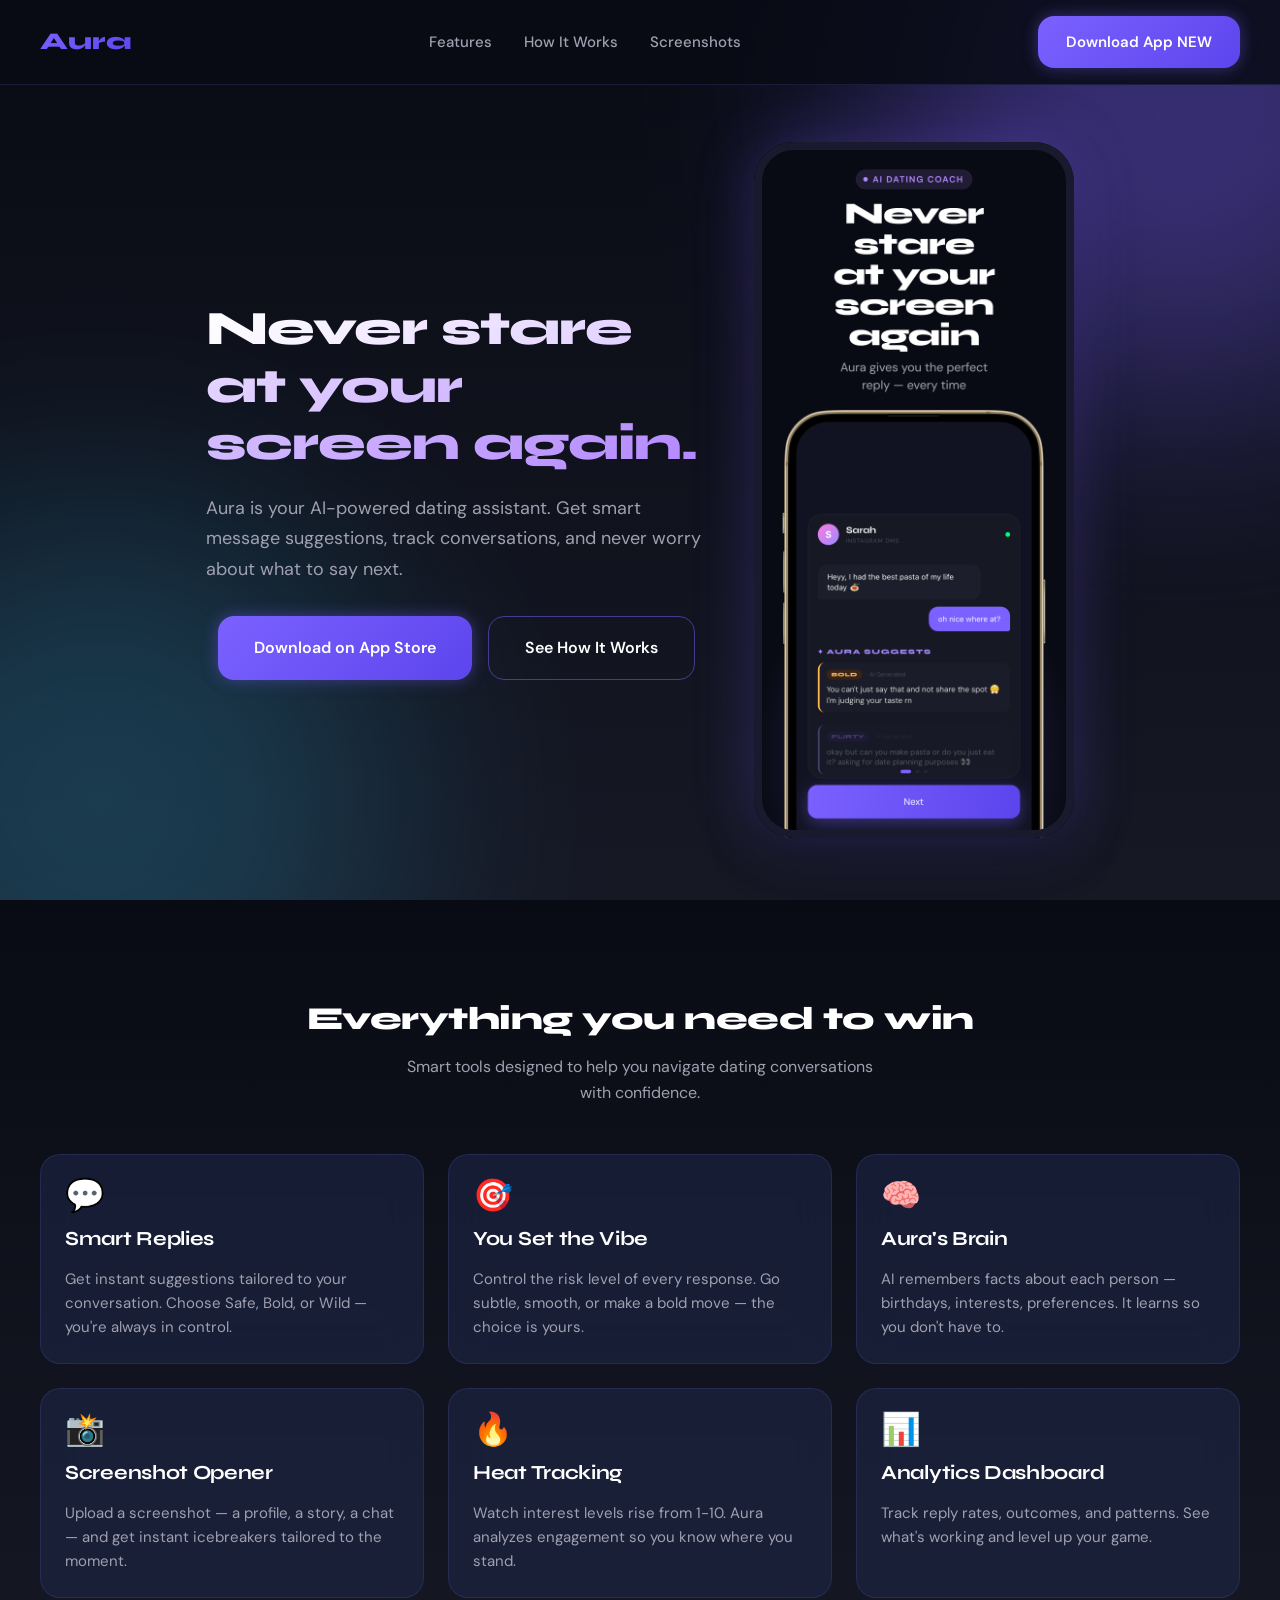
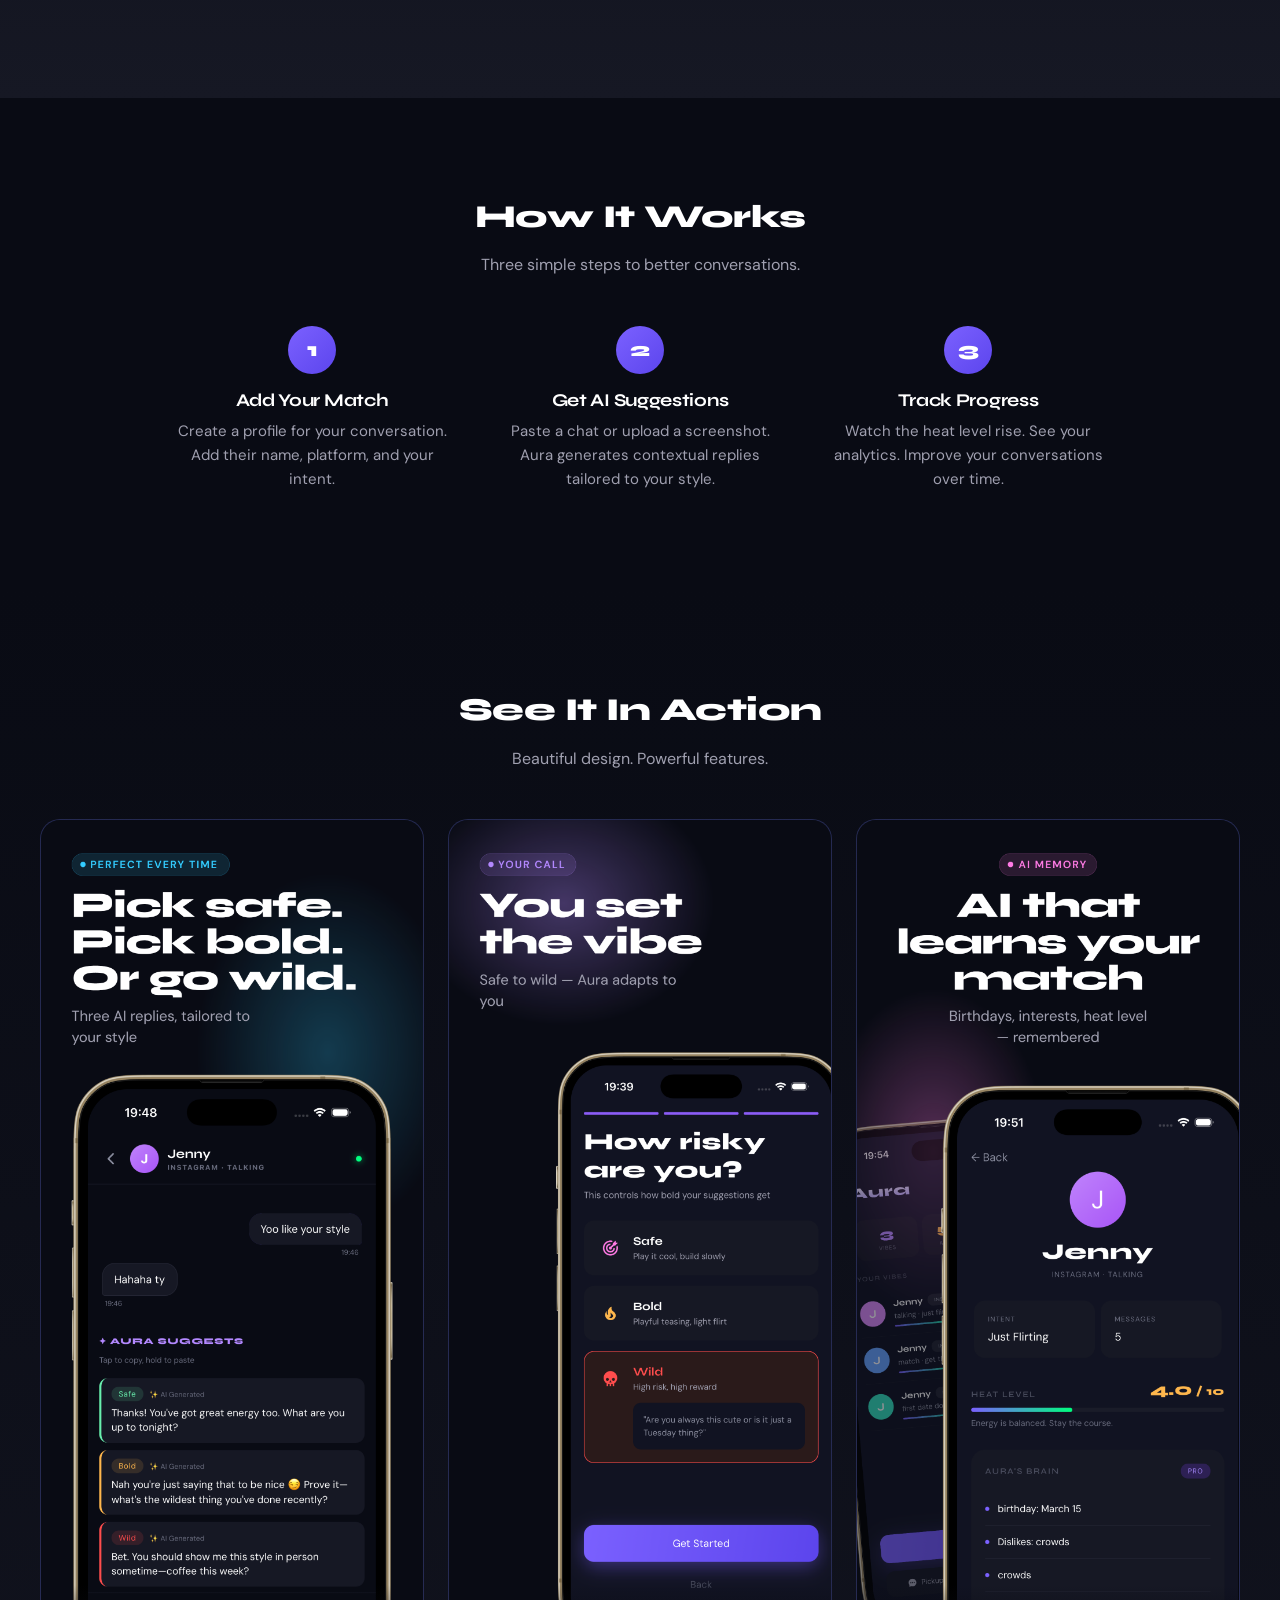
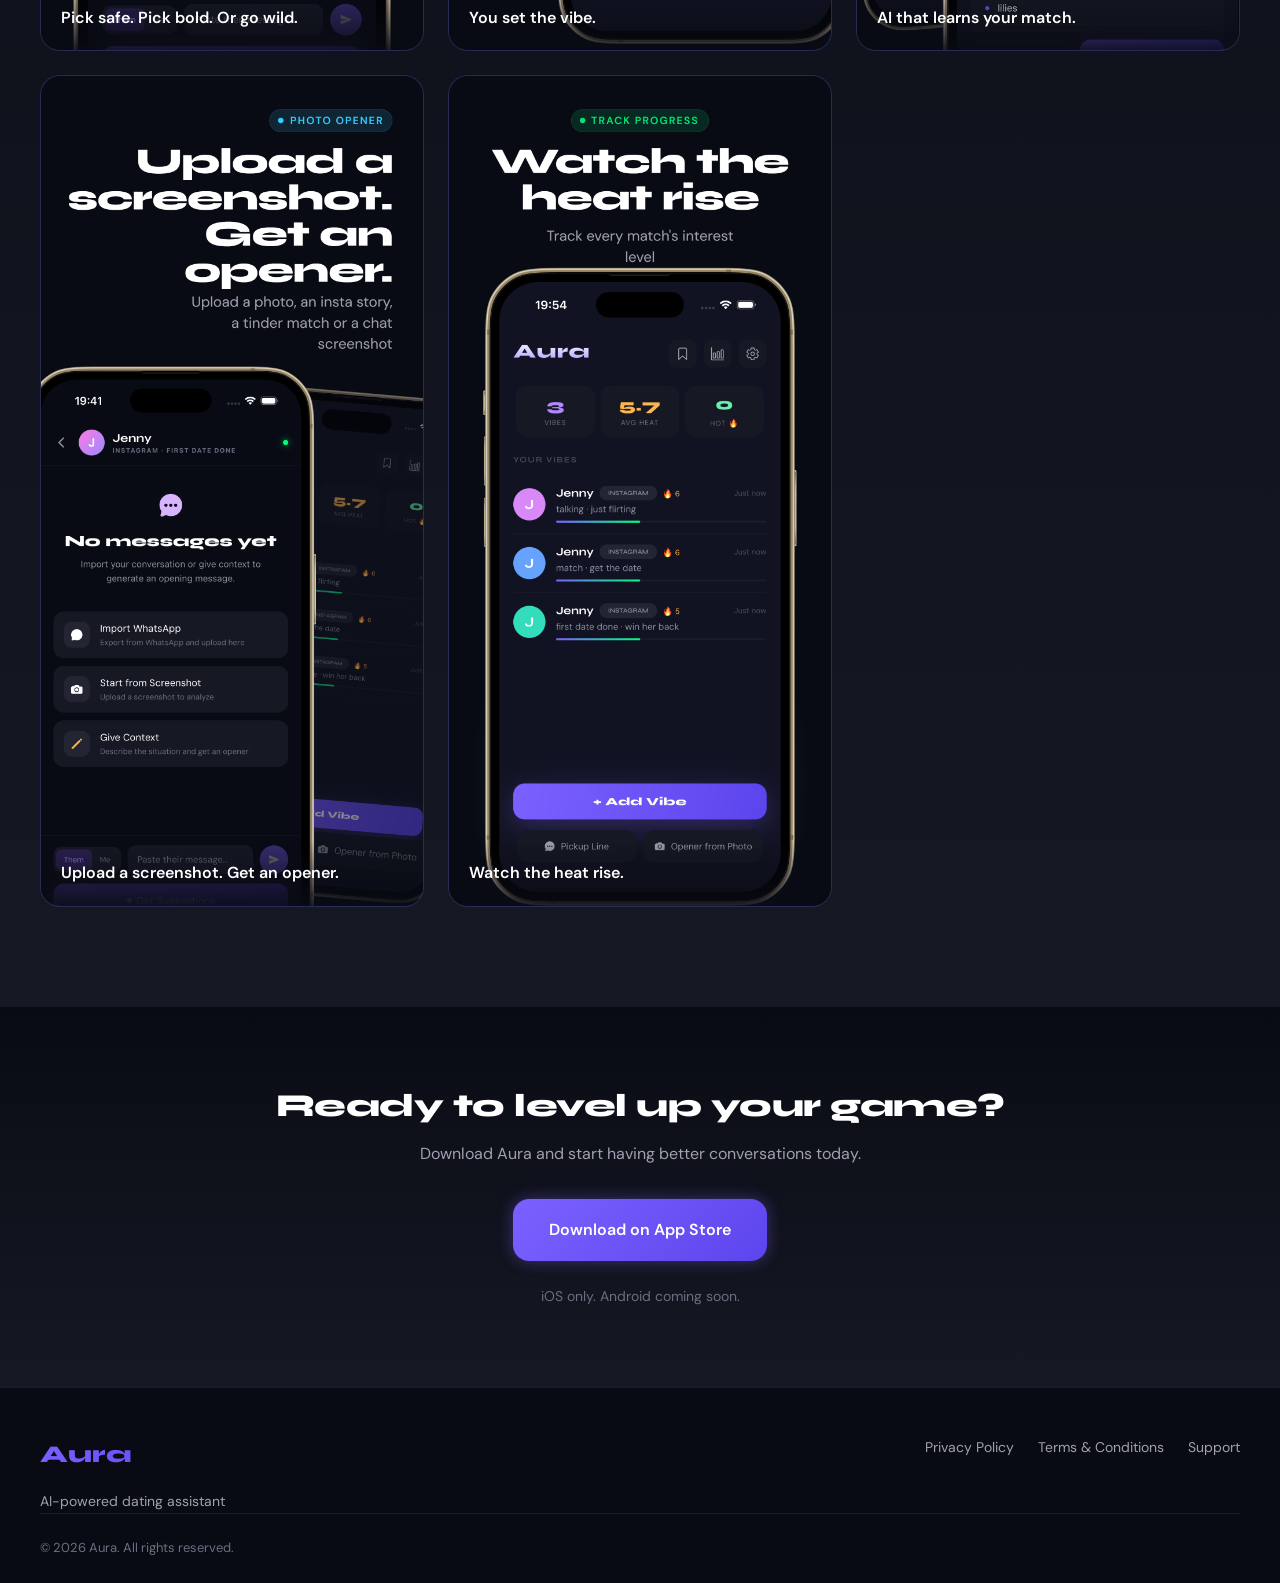
<file: index.html>
<!DOCTYPE html>
<html lang="en">
<head>
  <meta charset="UTF-8">
  <meta name="viewport" content="width=device-width, initial-scale=1.0">
  <title>Aura - AI Dating Assistant | Never Stare at Your Screen Again</title>
  <meta name="description" content="Aura is your AI-powered dating assistant. Get smart message suggestions, track conversations, and never worry about what to say next.">
  <meta name="keywords" content="dating app, AI assistant, dating advice, conversation starter, pickup lines, dating coach">

  <!-- Open Graph -->
  <meta property="og:title" content="Aura - AI Dating Assistant">
  <meta property="og:description" content="AI-powered replies that keep the conversation going. Never stare at your screen again.">
  <meta property="og:image" content="screenshots/01-hero-1320x2868.png">
  <meta property="og:url" content="https://sir-olexander.github.io/Aura">
  <meta property="og:type" content="website">

  <!-- Twitter -->
  <meta name="twitter:card" content="summary_large_image">
  <meta name="twitter:title" content="Aura - AI Dating Assistant">
  <meta name="twitter:description" content="AI-powered replies that keep the conversation going.">
  <meta name="twitter:image" content="screenshots/01-hero-1320x2868.png">

  <!-- Favicon -->
  <link rel="icon" type="image/png" href="screenshots/01-hero-1320x2868.png">

  <!-- Fonts -->
  <link rel="preconnect" href="https://fonts.googleapis.com">
  <link rel="preconnect" href="https://fonts.gstatic.com" crossorigin>
  <link href="https://fonts.googleapis.com/css2?family=DM+Sans:opsz,wght@9..40,400;9..40,500;9..40,600;9..40,700&family=Syne:wght@400;500;600;700;800;900&display=swap" rel="stylesheet">

  <!-- Styles -->
  <link rel="stylesheet" href="css/styles.css">
</head>
<body>
  <!-- Navigation -->
  <nav class="nav">
    <div class="nav__container">
      <a href="index.html" class="nav__logo">Aura</a>
      <div class="nav__links">
        <a href="#features" class="nav__link">Features</a>
        <a href="#how-it-works" class="nav__link">How It Works</a>
        <a href="#gallery" class="nav__link">Screenshots</a>
      </div>
      <a href="https://apps.apple.com/us/app/aura-your-ai-wingman/id6761077326" class="btn btn--primary nav__cta">Download App NEW</a>
      <button class="nav__mobile-toggle" aria-label="Toggle menu">
        <span></span>
        <span></span>
        <span></span>
      </button>
    </div>
  </nav>

  <!-- Mobile Menu -->
  <div class="mobile-menu">
    <a href="#features" class="mobile-menu__link">Features</a>
    <a href="#how-it-works" class="mobile-menu__link">How It Works</a>
    <a href="#gallery" class="mobile-menu__link">Screenshots</a>
    <a href="https://apps.apple.com/us/app/aura-your-ai-wingman/id6761077326" class="btn btn--primary">Download App</a>
  </div>

  <!-- Hero Section -->
  <section class="hero">
    <div class="hero__background">
      <div class="hero__gradient"></div>
      <div class="hero__glow hero__glow--primary"></div>
      <div class="hero__glow hero__glow--secondary"></div>
    </div>
    <div class="container hero__container">
      <div class="hero__content">
        <h1 class="h1 hero__title">
          <span class="text-gradient">Never stare at your screen again.</span>
        </h1>
        <p class="hero__subtitle">
          Aura is your AI-powered dating assistant. Get smart message suggestions, track conversations, and never worry about what to say next.
        </p>
        <div class="hero__ctas">
          <a href="https://apps.apple.com/us/app/aura-your-ai-wingman/id6761077326" class="btn btn--primary btn--large">Download on App Store</a>
          <a href="#how-it-works" class="btn btn--secondary btn--large">See How It Works</a>
        </div>
      </div>
      <div class="hero__screenshot animate-on-scroll">
        <div class="hero__phone">
          <img src="screenshots/01-hero-1320x2868.png" alt="Aura App Screenshot" loading="eager">
        </div>
      </div>
    </div>
  </section>

  <!-- Features Section -->
  <section id="features" class="features section">
    <div class="container">
      <div class="features__header">
        <h2 class="h2 features__title">Everything you need to win</h2>
        <p class="features__subtitle">Smart tools designed to help you navigate dating conversations with confidence.</p>
      </div>
      <div class="features__grid">
        <article class="glass-card feature-card animate-on-scroll">
          <div class="feature-card__icon">💬</div>
          <h3 class="feature-card__title">Smart Replies</h3>
          <p class="feature-card__description">Get instant suggestions tailored to your conversation. Choose Safe, Bold, or Wild — you're always in control.</p>
        </article>
        <article class="glass-card feature-card animate-on-scroll">
          <div class="feature-card__icon">🎯</div>
          <h3 class="feature-card__title">You Set the Vibe</h3>
          <p class="feature-card__description">Control the risk level of every response. Go subtle, smooth, or make a bold move — the choice is yours.</p>
        </article>
        <article class="glass-card feature-card animate-on-scroll">
          <div class="feature-card__icon">🧠</div>
          <h3 class="feature-card__title">Aura's Brain</h3>
          <p class="feature-card__description">AI remembers facts about each person — birthdays, interests, preferences. It learns so you don't have to.</p>
        </article>
        <article class="glass-card feature-card animate-on-scroll">
          <div class="feature-card__icon">📸</div>
          <h3 class="feature-card__title">Screenshot Opener</h3>
          <p class="feature-card__description">Upload a screenshot — a profile, a story, a chat — and get instant icebreakers tailored to the moment.</p>
        </article>
        <article class="glass-card feature-card animate-on-scroll">
          <div class="feature-card__icon">🔥</div>
          <h3 class="feature-card__title">Heat Tracking</h3>
          <p class="feature-card__description">Watch interest levels rise from 1-10. Aura analyzes engagement so you know where you stand.</p>
        </article>
        <article class="glass-card feature-card animate-on-scroll">
          <div class="feature-card__icon">📊</div>
          <h3 class="feature-card__title">Analytics Dashboard</h3>
          <p class="feature-card__description">Track reply rates, outcomes, and patterns. See what's working and level up your game.</p>
        </article>
      </div>
    </div>
  </section>

  <!-- How It Works Section -->
  <section id="how-it-works" class="how-it-works section">
    <div class="container">
      <div class="how-it-works__header">
        <h2 class="h2">How It Works</h2>
        <p class="text-secondary mt-2">Three simple steps to better conversations.</p>
      </div>
      <div class="how-it-works__steps">
        <div class="how-it-works__step animate-on-scroll">
          <div class="how-it-works__number">1</div>
          <div class="how-it-works__content">
            <h3 class="how-it-works__step-title">Add Your Match</h3>
            <p class="how-it-works__step-description">Create a profile for your conversation. Add their name, platform, and your intent.</p>
          </div>
        </div>
        <div class="how-it-works__step animate-on-scroll">
          <div class="how-it-works__number">2</div>
          <div class="how-it-works__content">
            <h3 class="how-it-works__step-title">Get AI Suggestions</h3>
            <p class="how-it-works__step-description">Paste a chat or upload a screenshot. Aura generates contextual replies tailored to your style.</p>
          </div>
        </div>
        <div class="how-it-works__step animate-on-scroll">
          <div class="how-it-works__number">3</div>
          <div class="how-it-works__content">
            <h3 class="how-it-works__step-title">Track Progress</h3>
            <p class="how-it-works__step-description">Watch the heat level rise. See your analytics. Improve your conversations over time.</p>
          </div>
        </div>
      </div>
    </div>
  </section>

  <!-- Screenshot Gallery -->
  <section id="gallery" class="gallery section">
    <div class="container">
      <div class="gallery__header">
        <h2 class="h2">See It In Action</h2>
        <p class="text-secondary mt-2">Beautiful design. Powerful features.</p>
      </div>
      <div class="gallery__grid">
        <div class="gallery__item animate-on-scroll">
          <img src="screenshots/02-replies-1320x2868.png" alt="Smart Replies" class="gallery__image" loading="lazy">
          <div class="gallery__caption">
            <p class="gallery__caption-title">Pick safe. Pick bold. Or go wild.</p>
          </div>
        </div>
        <div class="gallery__item animate-on-scroll">
          <img src="screenshots/03-risk-1320x2868.png" alt="Risk Levels" class="gallery__image" loading="lazy">
          <div class="gallery__caption">
            <p class="gallery__caption-title">You set the vibe.</p>
          </div>
        </div>
        <div class="gallery__item animate-on-scroll">
          <img src="screenshots/04-brain-1320x2868.png" alt="Aura's Brain" class="gallery__image" loading="lazy">
          <div class="gallery__caption">
            <p class="gallery__caption-title">AI that learns your match.</p>
          </div>
        </div>
        <div class="gallery__item animate-on-scroll">
          <img src="screenshots/05-import-1320x2868.png" alt="Screenshot Import" class="gallery__image" loading="lazy">
          <div class="gallery__caption">
            <p class="gallery__caption-title">Upload a screenshot. Get an opener.</p>
          </div>
        </div>
        <div class="gallery__item animate-on-scroll">
          <img src="screenshots/06-dashboard-1320x2868.png" alt="Analytics Dashboard" class="gallery__image" loading="lazy">
          <div class="gallery__caption">
            <p class="gallery__caption-title">Watch the heat rise.</p>
          </div>
        </div>
      </div>
    </div>
  </section>

  <!-- CTA Section -->
  <section id="download" class="cta">
    <div class="container">
      <h2 class="h2 cta__title">Ready to level up your game?</h2>
      <p class="cta__subtitle">Download Aura and start having better conversations today.</p>
      <div class="cta__buttons">
        <a href="https://apps.apple.com/us/app/aura-your-ai-wingman/id6761077326" class="btn btn--primary btn--large">Download on App Store</a>
      </div>
      <p class="text-muted mt-3" style="font-size: 14px;">iOS only. Android coming soon.</p>
    </div>
  </section>

  <!-- Footer -->
  <footer class="footer">
    <div class="container">
      <div class="footer__content">
        <div class="footer__brand">
          <a href="index.html" class="footer__logo">Aura</a>
          <p class="footer__tagline">AI-powered dating assistant</p>
        </div>
        <div class="footer__links">
          <a href="privacy.html" class="footer__link">Privacy Policy</a>
          <a href="terms.html" class="footer__link">Terms & Conditions</a>
          <a href="mailto:sir.olexander@gmail.com" class="footer__link">Support</a>
        </div>
      </div>
      <div class="footer__bottom">
        <p class="footer__copyright">© 2026 Aura. All rights reserved.</p>
      </div>
    </div>
  </footer>

  <!-- JavaScript -->
  <script src="js/main.js"></script>
</body>
</html>
</file>
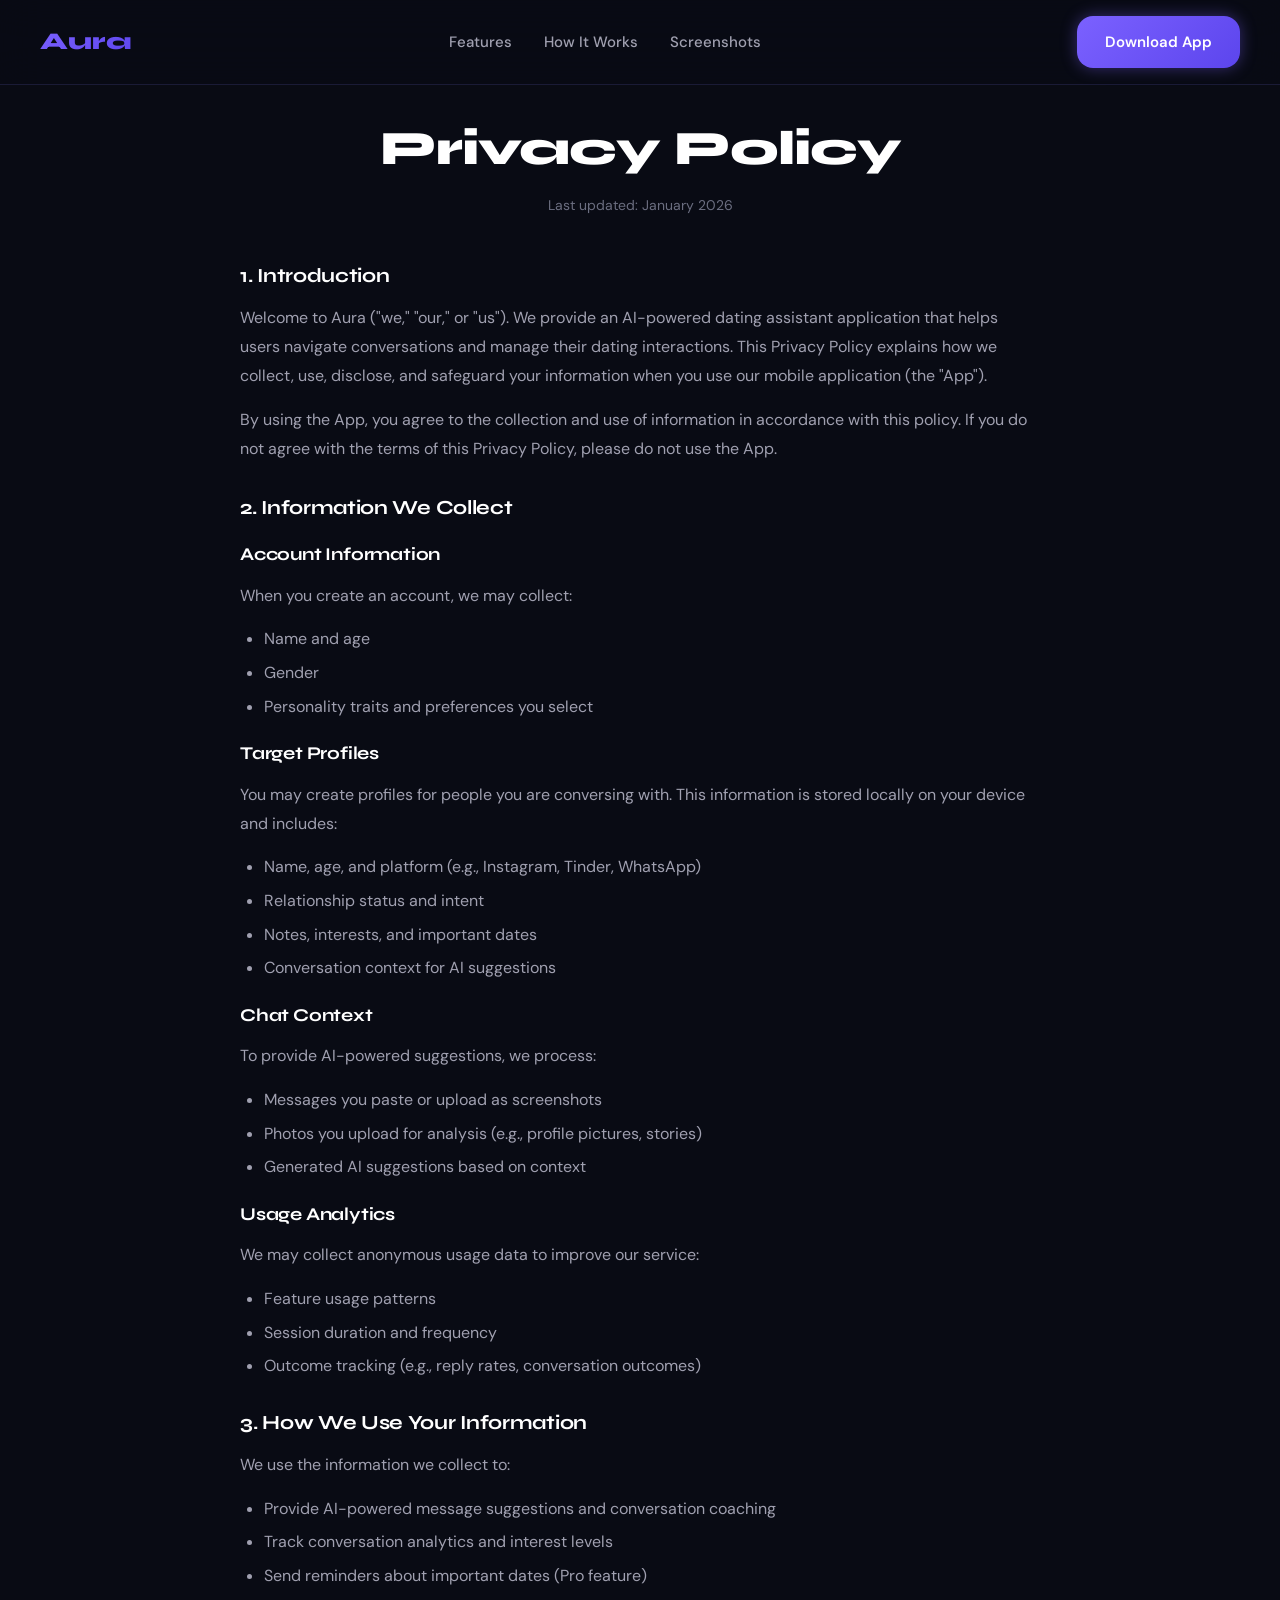
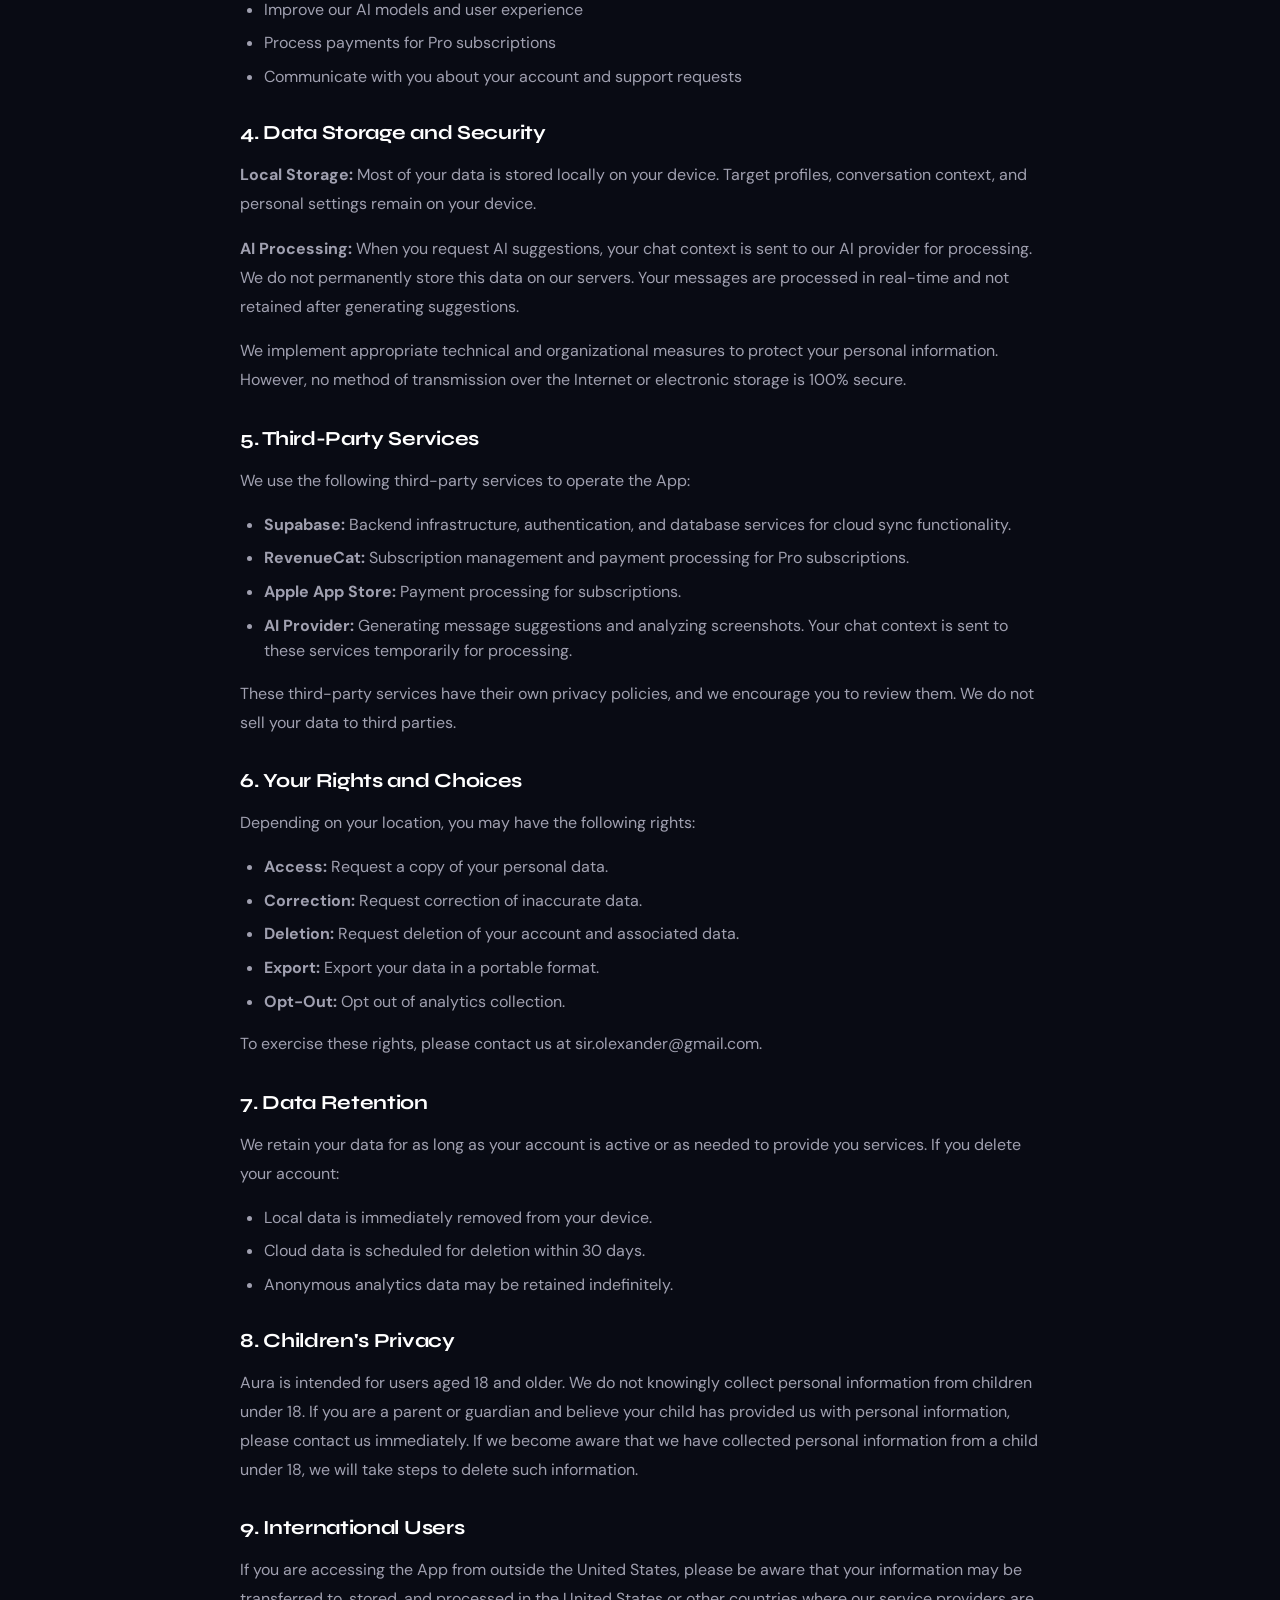
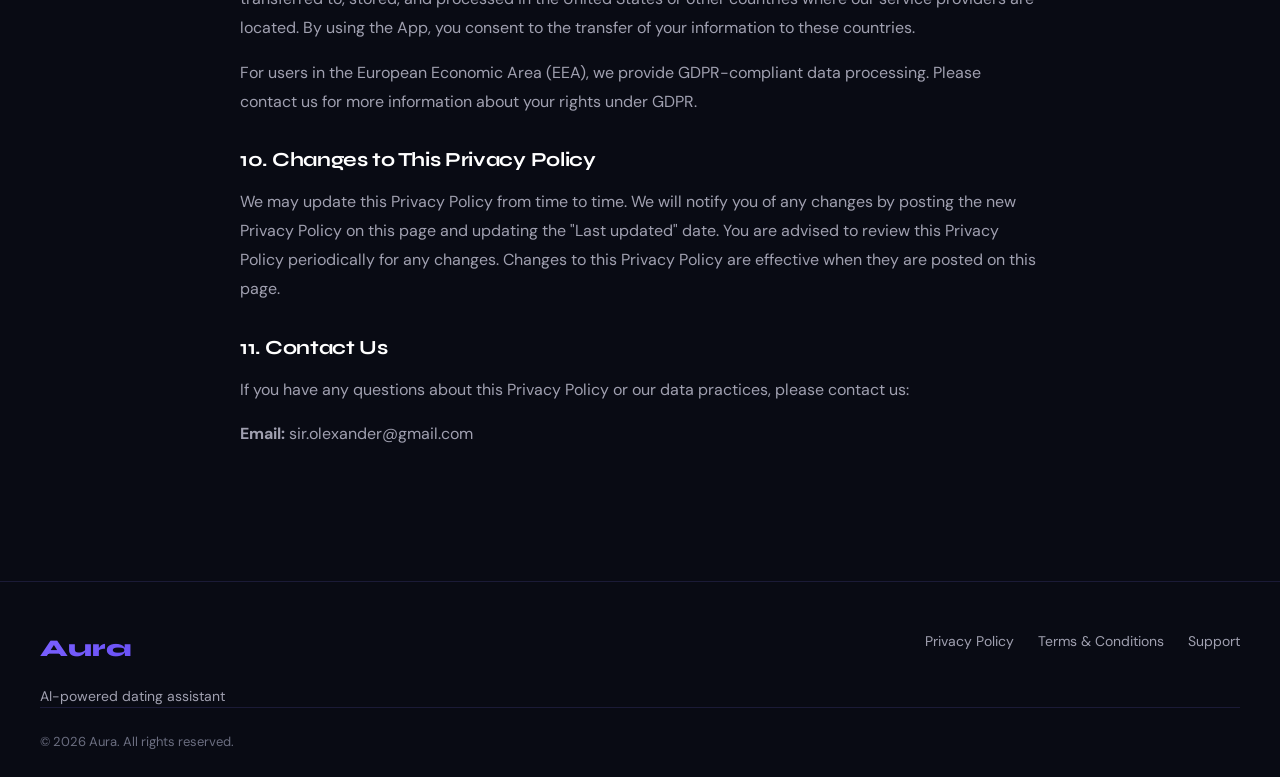
<file: privacy.html>
<!DOCTYPE html>
<html lang="en">
<head>
  <meta charset="UTF-8">
  <meta name="viewport" content="width=device-width, initial-scale=1.0">
  <title>Privacy Policy | Aura - AI Dating Assistant</title>
  <meta name="description" content="Aura Privacy Policy. Learn how we collect, use, and protect your data.">
  <meta name="robots" content="index, follow">

  <!-- Fonts -->
  <link rel="preconnect" href="https://fonts.googleapis.com">
  <link rel="preconnect" href="https://fonts.gstatic.com" crossorigin>
  <link href="https://fonts.googleapis.com/css2?family=DM+Sans:opsz,wght@9..40,400;9..40,500;9..40,600;9..40,700&family=Syne:wght@400;500;600;700;800;900&display=swap" rel="stylesheet">

  <!-- Styles -->
  <link rel="stylesheet" href="css/styles.css">
</head>
<body>
  <!-- Navigation -->
  <nav class="nav">
    <div class="nav__container">
      <a href="index.html" class="nav__logo">Aura</a>
      <div class="nav__links">
        <a href="index.html#features" class="nav__link">Features</a>
        <a href="index.html#how-it-works" class="nav__link">How It Works</a>
        <a href="index.html#gallery" class="nav__link">Screenshots</a>
      </div>
      <a href="index.html#download" class="btn btn--primary nav__cta">Download App</a>
      <button class="nav__mobile-toggle" aria-label="Toggle menu">
        <span></span>
        <span></span>
        <span></span>
      </button>
    </div>
  </nav>

  <!-- Mobile Menu -->
  <div class="mobile-menu">
    <a href="index.html#features" class="mobile-menu__link">Features</a>
    <a href="index.html#how-it-works" class="mobile-menu__link">How It Works</a>
    <a href="index.html#gallery" class="mobile-menu__link">Screenshots</a>
    <a href="index.html#download" class="btn btn--primary">Download App</a>
  </div>

  <!-- Privacy Policy Content -->
  <main class="legal section">
    <div class="container">
      <div class="legal__header">
        <h1 class="h1 legal__title">Privacy Policy</h1>
        <p class="legal__updated">Last updated: January 2026</p>
      </div>

      <div class="legal__content">
        <section class="legal__section">
          <h2 class="h3 legal__section-title">1. Introduction</h2>
          <p class="legal__text">
            Welcome to Aura ("we," "our," or "us"). We provide an AI-powered dating assistant application that helps users navigate conversations and manage their dating interactions. This Privacy Policy explains how we collect, use, disclose, and safeguard your information when you use our mobile application (the "App").
          </p>
          <p class="legal__text">
            By using the App, you agree to the collection and use of information in accordance with this policy. If you do not agree with the terms of this Privacy Policy, please do not use the App.
          </p>
        </section>

        <section class="legal__section">
          <h2 class="h3 legal__section-title">2. Information We Collect</h2>

          <h4 class="h4 mt-3 mb-2">Account Information</h4>
          <p class="legal__text">When you create an account, we may collect:</p>
          <ul class="legal__list">
            <li>Name and age</li>
            <li>Gender</li>

            <li>Personality traits and preferences you select</li>
          </ul>

          <h4 class="h4 mt-3 mb-2">Target Profiles</h4>
          <p class="legal__text">
            You may create profiles for people you are conversing with. This information is stored locally on your device and includes:
          </p>
          <ul class="legal__list">
            <li>Name, age, and platform (e.g., Instagram, Tinder, WhatsApp)</li>
            <li>Relationship status and intent</li>
            <li>Notes, interests, and important dates</li>
            <li>Conversation context for AI suggestions</li>
          </ul>

          <h4 class="h4 mt-3 mb-2">Chat Context</h4>
          <p class="legal__text">
            To provide AI-powered suggestions, we process:
          </p>
          <ul class="legal__list">
            <li>Messages you paste or upload as screenshots</li>
            <li>Photos you upload for analysis (e.g., profile pictures, stories)</li>
            <li>Generated AI suggestions based on context</li>
          </ul>

          <h4 class="h4 mt-3 mb-2">Usage Analytics</h4>
          <p class="legal__text">We may collect anonymous usage data to improve our service:</p>
          <ul class="legal__list">
            <li>Feature usage patterns</li>
            <li>Session duration and frequency</li>
            <li>Outcome tracking (e.g., reply rates, conversation outcomes)</li>
          </ul>
        </section>

        <section class="legal__section">
          <h2 class="h3 legal__section-title">3. How We Use Your Information</h2>
          <p class="legal__text">We use the information we collect to:</p>
          <ul class="legal__list">
            <li>Provide AI-powered message suggestions and conversation coaching</li>

            <li>Track conversation analytics and interest levels</li>
            <li>Send reminders about important dates (Pro feature)</li>
            <li>Improve our AI models and user experience</li>
            <li>Process payments for Pro subscriptions</li>
            <li>Communicate with you about your account and support requests</li>
          </ul>
        </section>

        <section class="legal__section">
          <h2 class="h3 legal__section-title">4. Data Storage and Security</h2>
          <p class="legal__text">
            <strong>Local Storage:</strong> Most of your data is stored locally on your device. Target profiles, conversation context, and personal settings remain on your device.
          </p>
          <p class="legal__text">
            <strong>AI Processing:</strong> When you request AI suggestions, your chat context is sent to our AI provider for processing. We do not permanently store this data on our servers. Your messages are processed in real-time and not retained after generating suggestions.
          </p>
          <p class="legal__text">
            We implement appropriate technical and organizational measures to protect your personal information. However, no method of transmission over the Internet or electronic storage is 100% secure.
          </p>
        </section>

        <section class="legal__section">
          <h2 class="h3 legal__section-title">5. Third-Party Services</h2>
          <p class="legal__text">We use the following third-party services to operate the App:</p>
          <ul class="legal__list">
            <li><strong>Supabase:</strong> Backend infrastructure, authentication, and database services for cloud sync functionality.</li>
            <li><strong>RevenueCat:</strong> Subscription management and payment processing for Pro subscriptions.</li>
            <li><strong>Apple App Store:</strong> Payment processing for subscriptions.</li>
            <li><strong>AI Provider:</strong> Generating message suggestions and analyzing screenshots. Your chat context is sent to these services temporarily for processing.</li>
          </ul>
          <p class="legal__text">
            These third-party services have their own privacy policies, and we encourage you to review them. We do not sell your data to third parties.
          </p>
        </section>

        <section class="legal__section">
          <h2 class="h3 legal__section-title">6. Your Rights and Choices</h2>
          <p class="legal__text">Depending on your location, you may have the following rights:</p>
          <ul class="legal__list">
            <li><strong>Access:</strong> Request a copy of your personal data.</li>
            <li><strong>Correction:</strong> Request correction of inaccurate data.</li>
            <li><strong>Deletion:</strong> Request deletion of your account and associated data.</li>
            <li><strong>Export:</strong> Export your data in a portable format.</li>
            <li><strong>Opt-Out:</strong> Opt out of analytics collection.</li>
          </ul>
          <p class="legal__text">
            To exercise these rights, please contact us at sir.olexander@gmail.com.          </p>
        </section>

        <section class="legal__section">
          <h2 class="h3 legal__section-title">7. Data Retention</h2>
          <p class="legal__text">
            We retain your data for as long as your account is active or as needed to provide you services. If you delete your account:
          </p>
          <ul class="legal__list">
            <li>Local data is immediately removed from your device.</li>
            <li>Cloud data is scheduled for deletion within 30 days.</li>
            <li>Anonymous analytics data may be retained indefinitely.</li>
          </ul>
        </section>

        <section class="legal__section">
          <h2 class="h3 legal__section-title">8. Children's Privacy</h2>
          <p class="legal__text">
            Aura is intended for users aged 18 and older. We do not knowingly collect personal information from children under 18. If you are a parent or guardian and believe your child has provided us with personal information, please contact us immediately. If we become aware that we have collected personal information from a child under 18, we will take steps to delete such information.
          </p>
        </section>

        <section class="legal__section">
          <h2 class="h3 legal__section-title">9. International Users</h2>
          <p class="legal__text">
            If you are accessing the App from outside the United States, please be aware that your information may be transferred to, stored, and processed in the United States or other countries where our service providers are located. By using the App, you consent to the transfer of your information to these countries.
          </p>
          <p class="legal__text">
            For users in the European Economic Area (EEA), we provide GDPR-compliant data processing. Please contact us for more information about your rights under GDPR.
          </p>
        </section>

        <section class="legal__section">
          <h2 class="h3 legal__section-title">10. Changes to This Privacy Policy</h2>
          <p class="legal__text">
            We may update this Privacy Policy from time to time. We will notify you of any changes by posting the new Privacy Policy on this page and updating the "Last updated" date. You are advised to review this Privacy Policy periodically for any changes. Changes to this Privacy Policy are effective when they are posted on this page.
          </p>
        </section>

        <section class="legal__section">
          <h2 class="h3 legal__section-title">11. Contact Us</h2>
          <p class="legal__text">
            If you have any questions about this Privacy Policy or our data practices, please contact us:
          </p>
          <p class="legal__text">
            <strong>Email:</strong> sir.olexander@gmail.com
          </p>
        </section>
      </div>
    </div>
  </main>

  <!-- Footer -->
  <footer class="footer">
    <div class="container">
      <div class="footer__content">
        <div class="footer__brand">
          <a href="index.html" class="footer__logo">Aura</a>
          <p class="footer__tagline">AI-powered dating assistant</p>
        </div>
        <div class="footer__links">
          <a href="privacy.html" class="footer__link">Privacy Policy</a>
          <a href="terms.html" class="footer__link">Terms & Conditions</a>
          <a href="mailto:sir.olexander@gmail.com" class="footer__link">Support</a>
        </div>
      </div>
      <div class="footer__bottom">
        <p class="footer__copyright">© 2026 Aura. All rights reserved.</p>
      </div>
    </div>
  </footer>

  <!-- JavaScript -->
  <script src="js/main.js"></script>
</body>
</html>
</file>
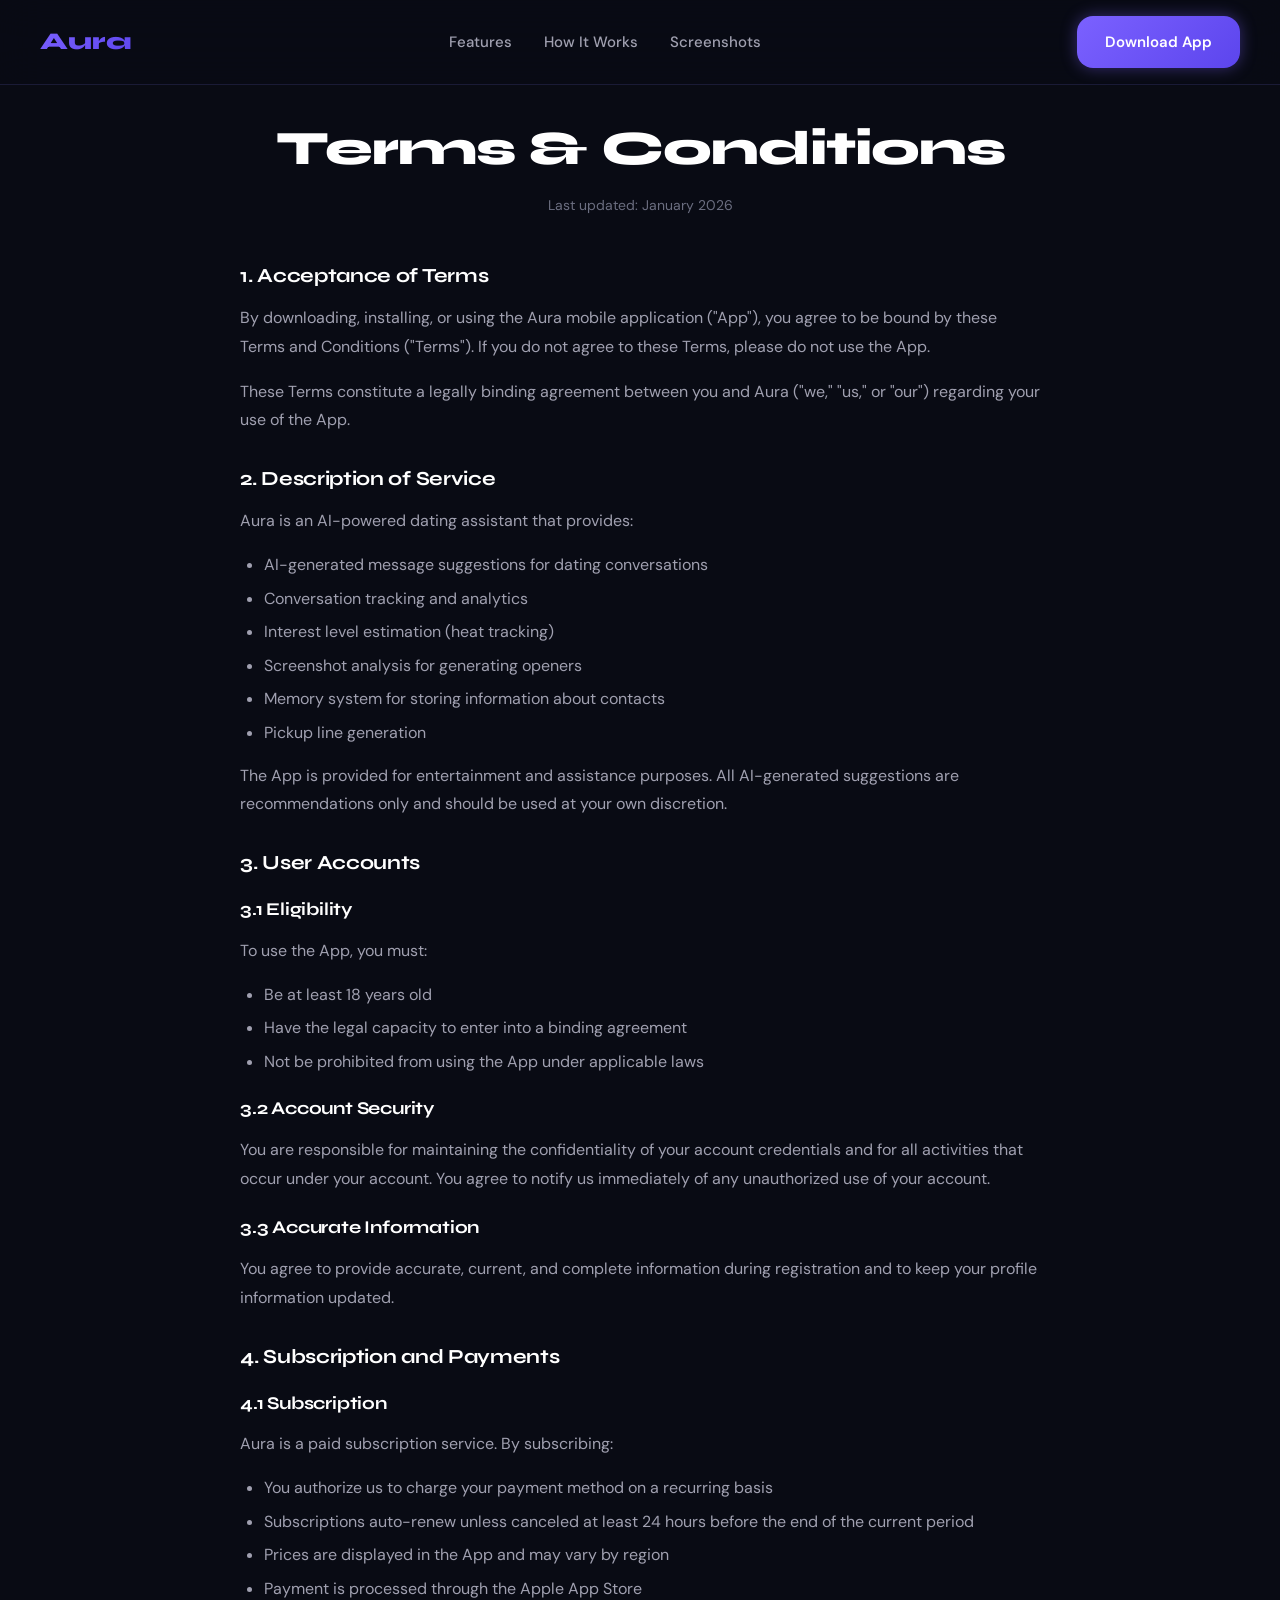
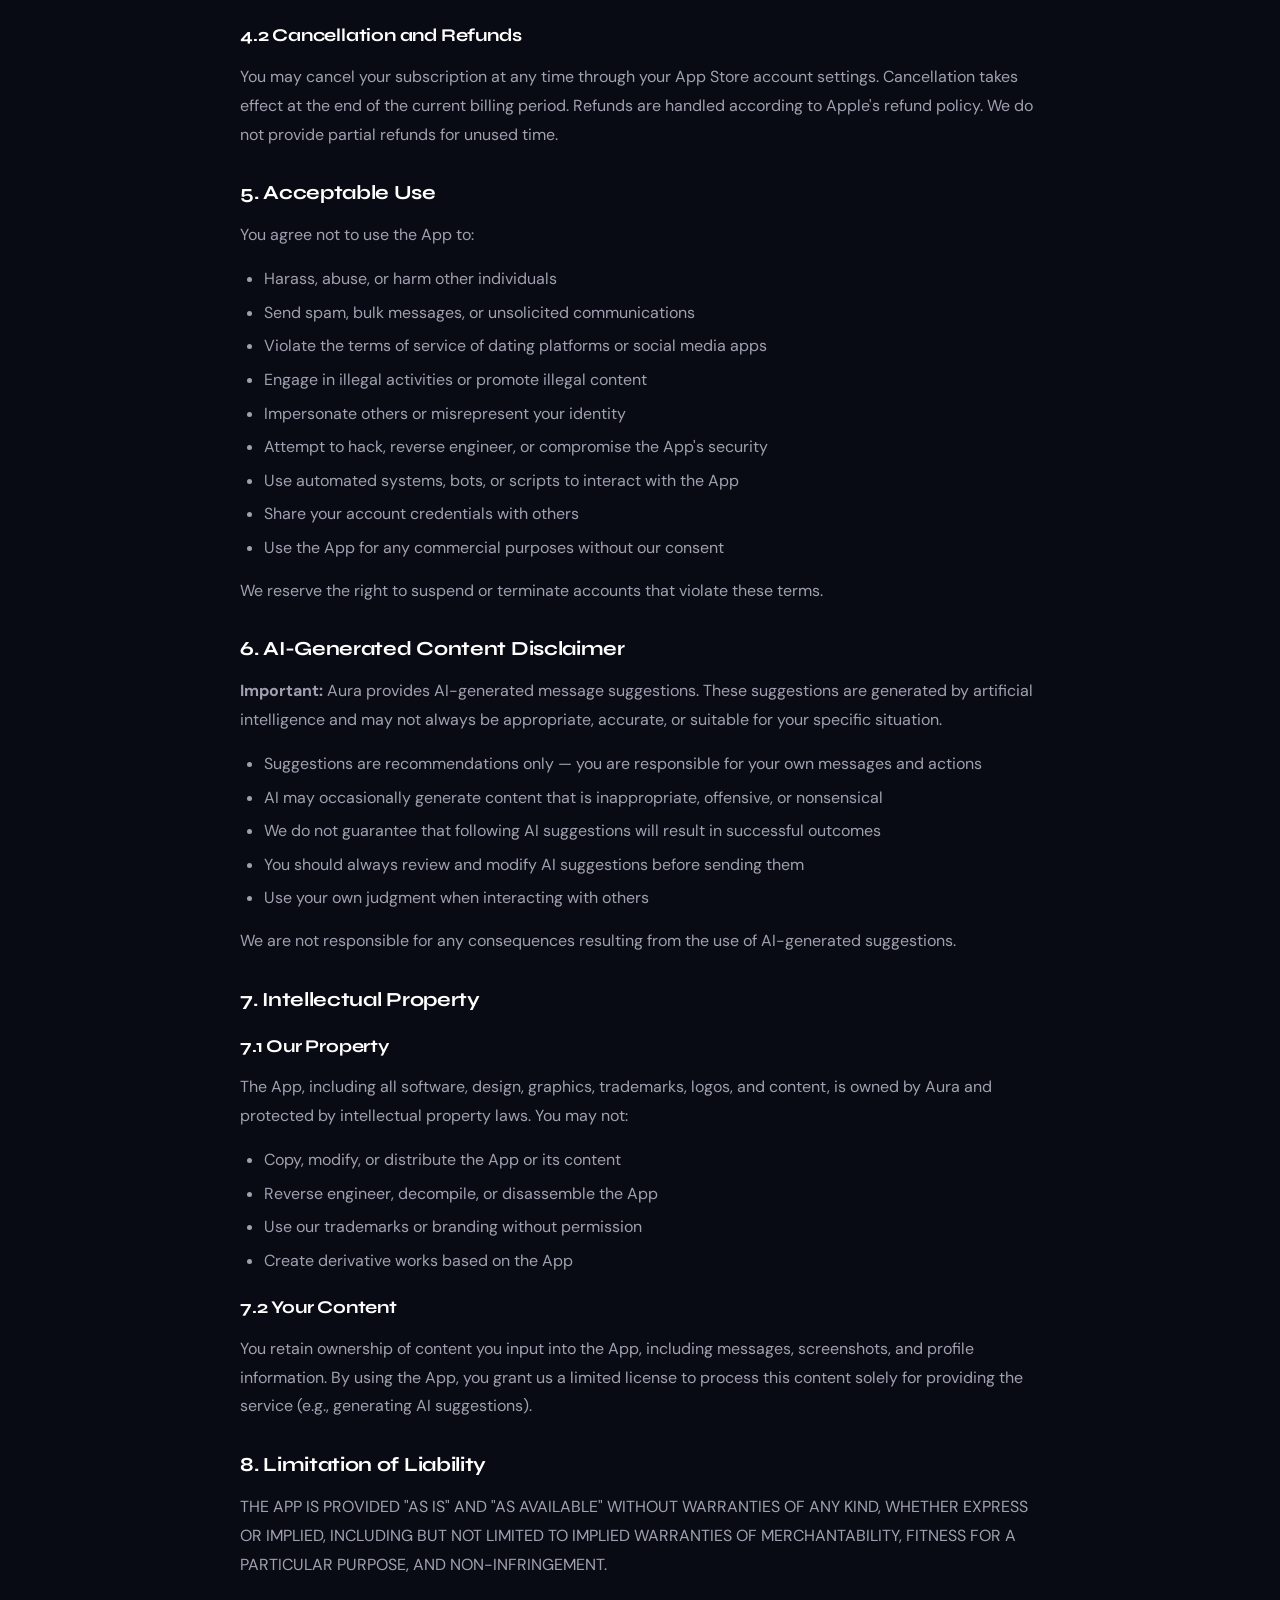
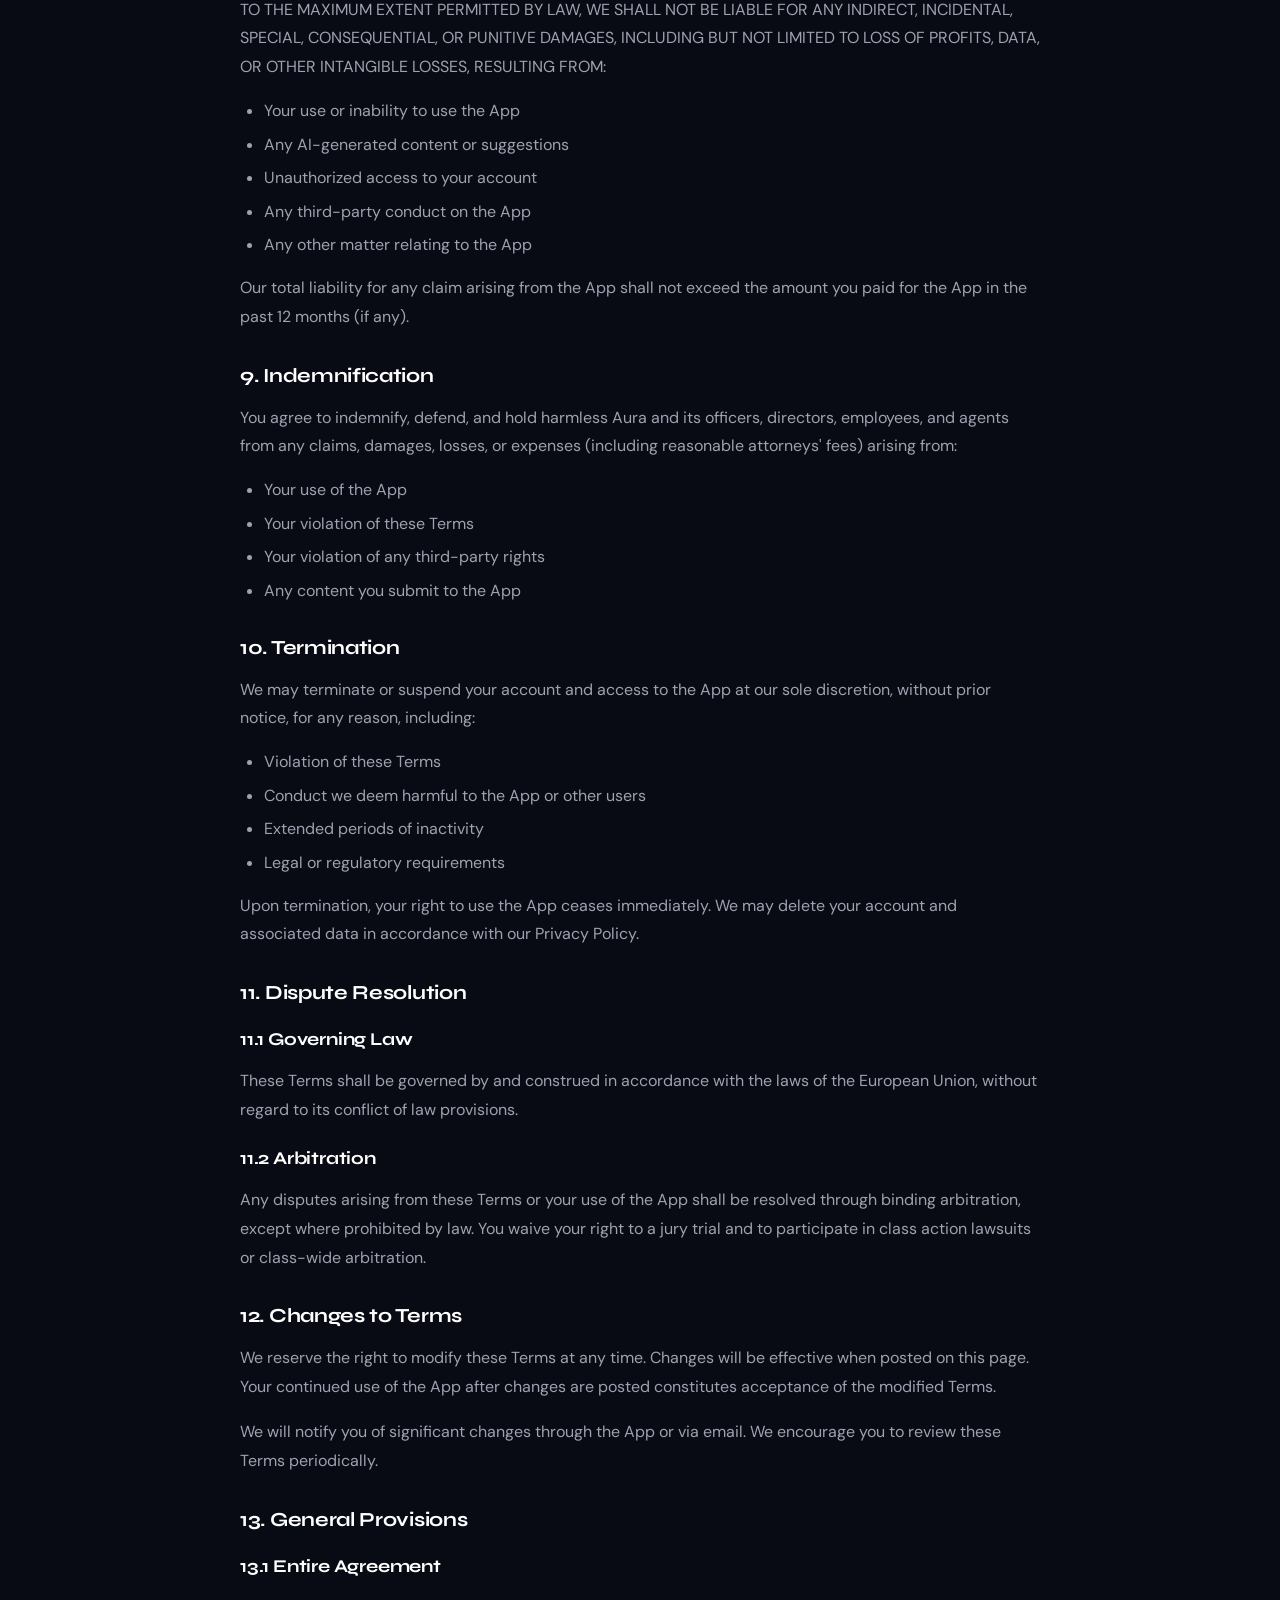
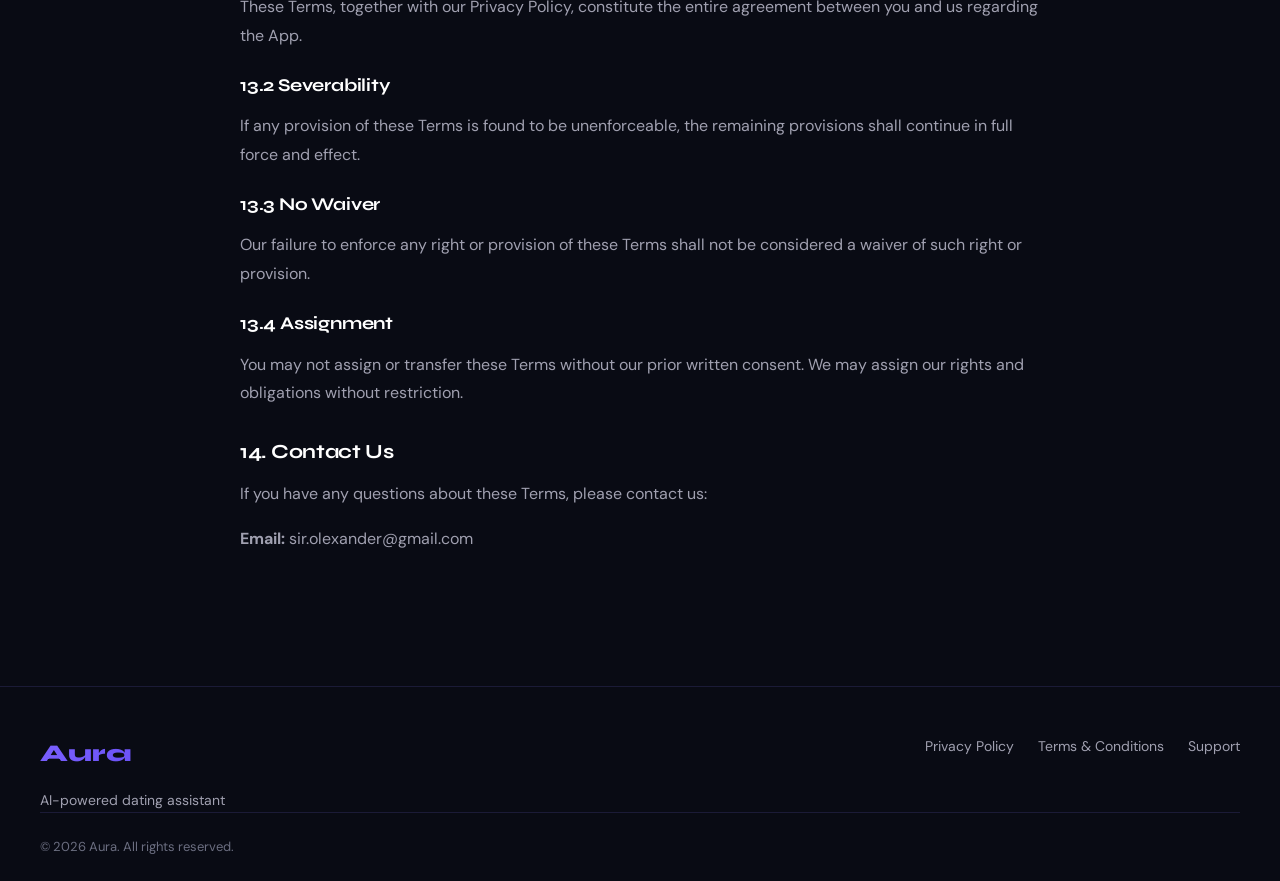
<file: terms.html>
<!DOCTYPE html>
<html lang="en">
<head>
  <meta charset="UTF-8">
  <meta name="viewport" content="width=device-width, initial-scale=1.0">
  <title>Terms & Conditions | Aura - AI Dating Assistant</title>
  <meta name="description" content="Aura Terms & Conditions. Read the terms of use for the Aura AI dating assistant app.">
  <meta name="robots" content="index, follow">

  <!-- Fonts -->
  <link rel="preconnect" href="https://fonts.googleapis.com">
  <link rel="preconnect" href="https://fonts.gstatic.com" crossorigin>
  <link href="https://fonts.googleapis.com/css2?family=DM+Sans:opsz,wght@9..40,400;9..40,500;9..40,600;9..40,700&family=Syne:wght@400;500;600;700;800;900&display=swap" rel="stylesheet">

  <!-- Styles -->
  <link rel="stylesheet" href="css/styles.css">
</head>
<body>
  <!-- Navigation -->
  <nav class="nav">
    <div class="nav__container">
      <a href="index.html" class="nav__logo">Aura</a>
      <div class="nav__links">
        <a href="index.html#features" class="nav__link">Features</a>
        <a href="index.html#how-it-works" class="nav__link">How It Works</a>
        <a href="index.html#gallery" class="nav__link">Screenshots</a>
      </div>
      <a href="index.html#download" class="btn btn--primary nav__cta">Download App</a>
      <button class="nav__mobile-toggle" aria-label="Toggle menu">
        <span></span>
        <span></span>
        <span></span>
      </button>
    </div>
  </nav>

  <!-- Mobile Menu -->
  <div class="mobile-menu">
    <a href="index.html#features" class="mobile-menu__link">Features</a>
    <a href="index.html#how-it-works" class="mobile-menu__link">How It Works</a>
    <a href="index.html#gallery" class="mobile-menu__link">Screenshots</a>
    <a href="index.html#download" class="btn btn--primary">Download App</a>
  </div>

  <!-- Terms & Conditions Content -->
  <main class="legal section">
    <div class="container">
      <div class="legal__header">
        <h1 class="h1 legal__title">Terms & Conditions</h1>
        <p class="legal__updated">Last updated: January 2026</p>
      </div>

      <div class="legal__content">
        <section class="legal__section">
          <h2 class="h3 legal__section-title">1. Acceptance of Terms</h2>
          <p class="legal__text">
            By downloading, installing, or using the Aura mobile application ("App"), you agree to be bound by these Terms and Conditions ("Terms"). If you do not agree to these Terms, please do not use the App.
          </p>
          <p class="legal__text">
            These Terms constitute a legally binding agreement between you and Aura ("we," "us," or "our") regarding your use of the App.
          </p>
        </section>

        <section class="legal__section">
          <h2 class="h3 legal__section-title">2. Description of Service</h2>
          <p class="legal__text">
            Aura is an AI-powered dating assistant that provides:
          </p>
          <ul class="legal__list">
            <li>AI-generated message suggestions for dating conversations</li>
            <li>Conversation tracking and analytics</li>
            <li>Interest level estimation (heat tracking)</li>
            <li>Screenshot analysis for generating openers</li>
            <li>Memory system for storing information about contacts</li>
            <li>Pickup line generation</li>
          </ul>
          <p class="legal__text">
            The App is provided for entertainment and assistance purposes. All AI-generated suggestions are recommendations only and should be used at your own discretion.
          </p>
        </section>

        <section class="legal__section">
          <h2 class="h3 legal__section-title">3. User Accounts</h2>
          <h4 class="h4 mt-3 mb-2">3.1 Eligibility</h4>
          <p class="legal__text">
            To use the App, you must:
          </p>
          <ul class="legal__list">
            <li>Be at least 18 years old</li>
            <li>Have the legal capacity to enter into a binding agreement</li>
            <li>Not be prohibited from using the App under applicable laws</li>
          </ul>

          <h4 class="h4 mt-3 mb-2">3.2 Account Security</h4>
          <p class="legal__text">
            You are responsible for maintaining the confidentiality of your account credentials and for all activities that occur under your account. You agree to notify us immediately of any unauthorized use of your account.
          </p>

          <h4 class="h4 mt-3 mb-2">3.3 Accurate Information</h4>
          <p class="legal__text">
            You agree to provide accurate, current, and complete information during registration and to keep your profile information updated.
          </p>
        </section>

        <section class="legal__section">
          <h2 class="h3 legal__section-title">4. Subscription and Payments</h2>
          <h4 class="h4 mt-3 mb-2">4.1 Subscription</h4>
          <p class="legal__text">
            Aura is a paid subscription service. By subscribing:
          </p>
          <ul class="legal__list">
            <li>You authorize us to charge your payment method on a recurring basis</li>
            <li>Subscriptions auto-renew unless canceled at least 24 hours before the end of the current period</li>
            <li>Prices are displayed in the App and may vary by region</li>
            <li>Payment is processed through the Apple App Store</li>
          </ul>

          <h4 class="h4 mt-3 mb-2">4.2 Cancellation and Refunds</h4>
          <p class="legal__text">
            You may cancel your subscription at any time through your App Store account settings. Cancellation takes effect at the end of the current billing period. Refunds are handled according to Apple's refund policy. We do not provide partial refunds for unused time.
          </p>
        </section>

        <section class="legal__section">
          <h2 class="h3 legal__section-title">5. Acceptable Use</h2>
          <p class="legal__text">You agree not to use the App to:</p>
          <ul class="legal__list">
            <li>Harass, abuse, or harm other individuals</li>
            <li>Send spam, bulk messages, or unsolicited communications</li>
            <li>Violate the terms of service of dating platforms or social media apps</li>
            <li>Engage in illegal activities or promote illegal content</li>
            <li>Impersonate others or misrepresent your identity</li>
            <li>Attempt to hack, reverse engineer, or compromise the App's security</li>
            <li>Use automated systems, bots, or scripts to interact with the App</li>
            <li>Share your account credentials with others</li>
            <li>Use the App for any commercial purposes without our consent</li>
          </ul>
          <p class="legal__text">
            We reserve the right to suspend or terminate accounts that violate these terms.
          </p>
        </section>

        <section class="legal__section">
          <h2 class="h3 legal__section-title">6. AI-Generated Content Disclaimer</h2>
          <p class="legal__text">
            <strong>Important:</strong> Aura provides AI-generated message suggestions. These suggestions are generated by artificial intelligence and may not always be appropriate, accurate, or suitable for your specific situation.
          </p>
          <ul class="legal__list">
            <li>Suggestions are recommendations only — you are responsible for your own messages and actions</li>
            <li>AI may occasionally generate content that is inappropriate, offensive, or nonsensical</li>
            <li>We do not guarantee that following AI suggestions will result in successful outcomes</li>
            <li>You should always review and modify AI suggestions before sending them</li>
            <li>Use your own judgment when interacting with others</li>
          </ul>
          <p class="legal__text">
            We are not responsible for any consequences resulting from the use of AI-generated suggestions.
          </p>
        </section>

        <section class="legal__section">
          <h2 class="h3 legal__section-title">7. Intellectual Property</h2>
          <h4 class="h4 mt-3 mb-2">7.1 Our Property</h4>
          <p class="legal__text">
            The App, including all software, design, graphics, trademarks, logos, and content, is owned by Aura and protected by intellectual property laws. You may not:
          </p>
          <ul class="legal__list">
            <li>Copy, modify, or distribute the App or its content</li>
            <li>Reverse engineer, decompile, or disassemble the App</li>
            <li>Use our trademarks or branding without permission</li>
            <li>Create derivative works based on the App</li>
          </ul>

          <h4 class="h4 mt-3 mb-2">7.2 Your Content</h4>
          <p class="legal__text">
            You retain ownership of content you input into the App, including messages, screenshots, and profile information. By using the App, you grant us a limited license to process this content solely for providing the service (e.g., generating AI suggestions).
          </p>
        </section>

        <section class="legal__section">
          <h2 class="h3 legal__section-title">8. Limitation of Liability</h2>
          <p class="legal__text">
            THE APP IS PROVIDED "AS IS" AND "AS AVAILABLE" WITHOUT WARRANTIES OF ANY KIND, WHETHER EXPRESS OR IMPLIED, INCLUDING BUT NOT LIMITED TO IMPLIED WARRANTIES OF MERCHANTABILITY, FITNESS FOR A PARTICULAR PURPOSE, AND NON-INFRINGEMENT.
          </p>
          <p class="legal__text">
            TO THE MAXIMUM EXTENT PERMITTED BY LAW, WE SHALL NOT BE LIABLE FOR ANY INDIRECT, INCIDENTAL, SPECIAL, CONSEQUENTIAL, OR PUNITIVE DAMAGES, INCLUDING BUT NOT LIMITED TO LOSS OF PROFITS, DATA, OR OTHER INTANGIBLE LOSSES, RESULTING FROM:
          </p>
          <ul class="legal__list">
            <li>Your use or inability to use the App</li>
            <li>Any AI-generated content or suggestions</li>
            <li>Unauthorized access to your account</li>
            <li>Any third-party conduct on the App</li>
            <li>Any other matter relating to the App</li>
          </ul>
          <p class="legal__text">
            Our total liability for any claim arising from the App shall not exceed the amount you paid for the App in the past 12 months (if any).
          </p>
        </section>

        <section class="legal__section">
          <h2 class="h3 legal__section-title">9. Indemnification</h2>
          <p class="legal__text">
            You agree to indemnify, defend, and hold harmless Aura and its officers, directors, employees, and agents from any claims, damages, losses, or expenses (including reasonable attorneys' fees) arising from:
          </p>
          <ul class="legal__list">
            <li>Your use of the App</li>
            <li>Your violation of these Terms</li>
            <li>Your violation of any third-party rights</li>
            <li>Any content you submit to the App</li>
          </ul>
        </section>

        <section class="legal__section">
          <h2 class="h3 legal__section-title">10. Termination</h2>
          <p class="legal__text">
            We may terminate or suspend your account and access to the App at our sole discretion, without prior notice, for any reason, including:
          </p>
          <ul class="legal__list">
            <li>Violation of these Terms</li>
            <li>Conduct we deem harmful to the App or other users</li>
            <li>Extended periods of inactivity</li>
            <li>Legal or regulatory requirements</li>
          </ul>
          <p class="legal__text">
            Upon termination, your right to use the App ceases immediately. We may delete your account and associated data in accordance with our Privacy Policy.
          </p>
        </section>

        <section class="legal__section">
          <h2 class="h3 legal__section-title">11. Dispute Resolution</h2>
          <h4 class="h4 mt-3 mb-2">11.1 Governing Law</h4>
          <p class="legal__text">
            These Terms shall be governed by and construed in accordance with the laws of the European Union, without regard to its conflict of law provisions.
          </p>

          <h4 class="h4 mt-3 mb-2">11.2 Arbitration</h4>
          <p class="legal__text">
            Any disputes arising from these Terms or your use of the App shall be resolved through binding arbitration, except where prohibited by law. You waive your right to a jury trial and to participate in class action lawsuits or class-wide arbitration.
          </p>
        </section>

        <section class="legal__section">
          <h2 class="h3 legal__section-title">12. Changes to Terms</h2>
          <p class="legal__text">
            We reserve the right to modify these Terms at any time. Changes will be effective when posted on this page. Your continued use of the App after changes are posted constitutes acceptance of the modified Terms.
          </p>
          <p class="legal__text">
            We will notify you of significant changes through the App or via email. We encourage you to review these Terms periodically.
          </p>
        </section>

        <section class="legal__section">
          <h2 class="h3 legal__section-title">13. General Provisions</h2>
          <h4 class="h4 mt-3 mb-2">13.1 Entire Agreement</h4>
          <p class="legal__text">
            These Terms, together with our Privacy Policy, constitute the entire agreement between you and us regarding the App.
          </p>

          <h4 class="h4 mt-3 mb-2">13.2 Severability</h4>
          <p class="legal__text">
            If any provision of these Terms is found to be unenforceable, the remaining provisions shall continue in full force and effect.
          </p>

          <h4 class="h4 mt-3 mb-2">13.3 No Waiver</h4>
          <p class="legal__text">
            Our failure to enforce any right or provision of these Terms shall not be considered a waiver of such right or provision.
          </p>

          <h4 class="h4 mt-3 mb-2">13.4 Assignment</h4>
          <p class="legal__text">
            You may not assign or transfer these Terms without our prior written consent. We may assign our rights and obligations without restriction.
          </p>
        </section>

        <section class="legal__section">
          <h2 class="h3 legal__section-title">14. Contact Us</h2>
          <p class="legal__text">
            If you have any questions about these Terms, please contact us:
          </p>
          <p class="legal__text">
            <strong>Email:</strong> sir.olexander@gmail.com
          </p>
        </section>
      </div>
    </div>
  </main>

  <!-- Footer -->
  <footer class="footer">
    <div class="container">
      <div class="footer__content">
        <div class="footer__brand">
          <a href="index.html" class="footer__logo">Aura</a>
          <p class="footer__tagline">AI-powered dating assistant</p>
        </div>
        <div class="footer__links">
          <a href="privacy.html" class="footer__link">Privacy Policy</a>
          <a href="terms.html" class="footer__link">Terms & Conditions</a>
          <a href="mailto:sir.olexander@gmail.com" class="footer__link">Support</a>
        </div>
      </div>
      <div class="footer__bottom">
        <p class="footer__copyright">© 2026 Aura. All rights reserved.</p>
      </div>
    </div>
  </footer>

  <!-- JavaScript -->
  <script src="js/main.js"></script>
</body>
</html>
</file>
<file: css/styles.css>
/* Aura Landing Page - Design System */
/* Based on src/theme/theme.ts */

/* ========== CSS Variables ========== */
:root {
  /* Backgrounds */
  --color-bg: #090B14;
  --color-surface: #161824;
  --color-surface-solid: #161824;

  /* Primary */
  --color-primary: #7B61FF;
  --color-primary-light: #B388FF;
  --color-primary-dark: #5C45ED;

  /* Secondary */
  --color-secondary: #33CCFF;

  /* Status */
  --color-success: #00E676;
  --color-success-dark: #059669;
  --color-warning: #FFB74D;
  --color-danger: #FF4D4D;
  --color-pink: #FF7BE5;

  /* Text */
  --color-text: #FFFFFF;
  --color-text-secondary: #A0A0B0;
  --color-text-muted: #6B6E80;

  /* Borders */
  --color-border: rgba(130, 120, 255, 0.15);
  --color-border-active: rgba(123, 97, 255, 0.5);

  /* Gradients */
  --gradient-primary: linear-gradient(135deg, #7B61FF, #5C45ED);
  --gradient-accent: linear-gradient(135deg, #33CCFF, #7B61FF);
  --gradient-bg: linear-gradient(180deg, #090B14, #161824);

  /* Glassmorphism */
  --glass-bg: rgba(30, 40, 75, 0.55);
  --glass-border: rgba(130, 120, 255, 0.15);

  /* Effects */
  --glow-shadow: 0 0 20px rgba(168, 85, 247, 0.5);
  --border-radius-sm: 12px;
  --border-radius-standard: 16px;
  --border-radius-card: 20px;

  /* Typography */
  --font-headline: 'Syne', sans-serif;
  --font-body: 'DM Sans', sans-serif;

  /* Spacing */
  --container-max: 1200px;
  --container-padding: 20px;
}

/* ========== Reset & Base ========== */
*, *::before, *::after {
  box-sizing: border-box;
  margin: 0;
  padding: 0;
}

html {
  scroll-behavior: smooth;
}

body {
  font-family: var(--font-body);
  font-size: 16px;
  line-height: 1.6;
  color: var(--color-text);
  background: var(--color-bg);
  -webkit-font-smoothing: antialiased;
  -moz-osx-font-smoothing: grayscale;
}

img {
  max-width: 100%;
  height: auto;
  display: block;
}

a {
  color: inherit;
  text-decoration: none;
}

ul, ol {
  list-style: none;
}

/* ========== Typography ========== */
h1, h2, h3, h4, h5, h6 {
  font-family: var(--font-headline);
  font-weight: 800;
  line-height: 1.2;
}

.h1, h1 {
  font-size: clamp(32px, 6vw, 48px);
  font-weight: 900;
  letter-spacing: -1px;
}

.h2, h2 {
  font-size: clamp(24px, 4vw, 32px);
  letter-spacing: -0.5px;
}

.h3, h3 {
  font-size: clamp(20px, 3vw, 24px);
  font-weight: 700;
  letter-spacing: -0.3px;
}

.h4, h4 {
  font-size: 18px;
  font-weight: 700;
  letter-spacing: -0.2px;
}

.text-gradient {
  background: linear-gradient(135deg, var(--color-text), var(--color-primary-light));
  -webkit-background-clip: text;
  -webkit-text-fill-color: transparent;
  background-clip: text;
}

.text-secondary {
  color: var(--color-text-secondary);
}

.text-muted {
  color: var(--color-text-muted);
}

/* ========== Layout ========== */
.container {
  max-width: var(--container-max);
  margin: 0 auto;
  padding: 0 var(--container-padding);
}

.section {
  padding: 80px 0;
}

@media (min-width: 768px) {
  :root {
    --container-padding: 40px;
  }
  .section {
    padding: 100px 0;
  }
}

@media (min-width: 1280px) {
  :root {
    --container-max: 1400px;
  }
}

/* ========== Navigation ========== */
.nav {
  position: fixed;
  top: 0;
  left: 0;
  right: 0;
  z-index: 1000;
  background: rgba(9, 11, 20, 0.85);
  backdrop-filter: blur(20px);
  -webkit-backdrop-filter: blur(20px);
  border-bottom: 1px solid var(--color-border);
}

.nav__container {
  display: flex;
  align-items: center;
  justify-content: space-between;
  padding: 16px var(--container-padding);
  max-width: var(--container-max);
  margin: 0 auto;
}

.nav__logo {
  font-family: var(--font-headline);
  font-size: 24px;
  font-weight: 800;
  background: var(--gradient-primary);
  -webkit-background-clip: text;
  -webkit-text-fill-color: transparent;
  background-clip: text;
}

.nav__links {
  display: none;
  gap: 32px;
}

.nav__link {
  color: var(--color-text-secondary);
  font-size: 15px;
  font-weight: 500;
  transition: color 0.2s ease;
}

.nav__link:hover {
  color: var(--color-text);
}

.nav__cta {
  display: none;
}

.nav__mobile-toggle {
  display: flex;
  flex-direction: column;
  gap: 5px;
  background: none;
  border: none;
  cursor: pointer;
  padding: 8px;
}

.nav__mobile-toggle span {
  display: block;
  width: 24px;
  height: 2px;
  background: var(--color-text);
  transition: transform 0.2s ease, opacity 0.2s ease;
}

.nav__mobile-toggle.active span:nth-child(1) {
  transform: translateY(7px) rotate(45deg);
}

.nav__mobile-toggle.active span:nth-child(2) {
  opacity: 0;
}

.nav__mobile-toggle.active span:nth-child(3) {
  transform: translateY(-7px) rotate(-45deg);
}

/* Mobile menu */
.mobile-menu {
  position: fixed;
  top: 60px;
  left: 0;
  right: 0;
  bottom: 0;
  background: var(--color-bg);
  padding: 24px;
  display: none;
  flex-direction: column;
  gap: 24px;
  z-index: 999;
}

.mobile-menu.active {
  display: flex;
}

.mobile-menu__link {
  font-size: 18px;
  color: var(--color-text-secondary);
  padding: 12px 0;
  border-bottom: 1px solid var(--color-border);
}

@media (min-width: 768px) {
  .nav__links {
    display: flex;
  }
  .nav__cta {
    display: block;
  }
  .nav__mobile-toggle {
    display: none;
  }
}

/* ========== Buttons ========== */
.btn {
  display: inline-flex;
  align-items: center;
  justify-content: center;
  gap: 8px;
  padding: 14px 28px;
  font-family: var(--font-body);
  font-size: 15px;
  font-weight: 600;
  border-radius: var(--border-radius-standard);
  border: none;
  cursor: pointer;
  transition: transform 0.2s ease, box-shadow 0.2s ease;
  text-decoration: none;
}

.btn:active {
  transform: scale(0.97);
}

.btn--primary {
  background: var(--gradient-primary);
  color: var(--color-text);
  box-shadow: 0 0 16px rgba(123, 97, 255, 0.4);
}

.btn--primary:hover {
  box-shadow: 0 0 24px rgba(123, 97, 255, 0.6);
  transform: translateY(-2px);
}

.btn--secondary {
  background: transparent;
  color: var(--color-text);
  border: 1px solid var(--color-border-active);
}

.btn--secondary:hover {
  background: rgba(123, 97, 255, 0.1);
  border-color: var(--color-primary);
}

.btn--large {
  padding: 18px 36px;
  font-size: 16px;
}

/* ========== Glass Card ========== */
.glass-card {
  background: var(--glass-bg);
  border: 1px solid var(--glass-border);
  border-radius: var(--border-radius-card);
  backdrop-filter: blur(20px);
  -webkit-backdrop-filter: blur(20px);
  padding: 24px;
  transition: transform 0.2s ease, border-color 0.2s ease;
}

.glass-card:hover {
  border-color: rgba(160, 120, 255, 0.3);
  transform: translateY(-4px);
}

.glass-card--elevated {
  border-color: rgba(160, 120, 255, 0.5);
  background: rgba(30, 40, 75, 0.08);
}

.glass-card--highlighted {
  border-color: rgba(168, 85, 247, 0.35);
  background: rgba(30, 40, 75, 0.1);
  box-shadow: 0 4px 16px rgba(168, 85, 247, 0.15);
}

/* ========== Hero Section ========== */
.hero {
  position: relative;
  min-height: 100vh;
  display: flex;
  align-items: center;
  padding-top: 80px;
  overflow: hidden;
}

.hero__background {
  position: absolute;
  inset: 0;
  z-index: -1;
}

.hero__gradient {
  position: absolute;
  inset: 0;
  background: var(--gradient-bg);
}

.hero__glow {
  position: absolute;
  width: 600px;
  height: 600px;
  border-radius: 50%;
  filter: blur(120px);
  opacity: 0.4;
}

.hero__glow--primary {
  background: var(--color-primary);
  top: -200px;
  right: -200px;
}

.hero__glow--secondary {
  background: var(--color-secondary);
  bottom: -200px;
  left: -200px;
  opacity: 0.2;
}

.hero__container {
  display: flex;
  flex-direction: column;
  align-items: center;
  gap: 48px;
  text-align: center;
}

.hero__content {
  max-width: 600px;
}

.hero__title {
  margin-bottom: 20px;
}

.hero__subtitle {
  font-size: 18px;
  color: var(--color-text-secondary);
  margin-bottom: 32px;
  line-height: 1.7;
}

.hero__ctas {
  display: flex;
  flex-direction: column;
  gap: 16px;
}

.hero__screenshot {
  position: relative;
  max-width: 280px;
}

.hero__phone {
  position: relative;
  border-radius: 40px;
  overflow: hidden;
  box-shadow:
    0 0 60px rgba(123, 97, 255, 0.3),
    0 25px 50px -12px rgba(0, 0, 0, 0.5);
}

.hero__phone::before {
  content: '';
  position: absolute;
  inset: 0;
  border: 8px solid #1a1a2e;
  border-radius: 40px;
  pointer-events: none;
  z-index: 10;
}

.hero__phone img {
  width: 100%;
  display: block;
}

@media (min-width: 768px) {
  .hero__ctas {
    flex-direction: row;
    justify-content: center;
  }
}

@media (min-width: 1024px) {
  .hero__container {
    flex-direction: row;
    text-align: left;
    justify-content: space-between;
  }
  .hero__content {
    max-width: 500px;
  }
  .hero__screenshot {
    max-width: 320px;
    flex-shrink: 0;
  }
}

/* ========== Features Section ========== */
.features {
  background: var(--gradient-bg);
}

.features__header {
  text-align: center;
  margin-bottom: 48px;
}

.features__title {
  margin-bottom: 16px;
}

.features__subtitle {
  color: var(--color-text-secondary);
  max-width: 500px;
  margin: 0 auto;
}

.features__grid {
  display: grid;
  grid-template-columns: 1fr;
  gap: 20px;
}

@media (min-width: 640px) {
  .features__grid {
    grid-template-columns: repeat(2, 1fr);
  }
}

@media (min-width: 1024px) {
  .features__grid {
    grid-template-columns: repeat(3, 1fr);
    gap: 24px;
  }
}

.feature-card {
  display: flex;
  flex-direction: column;
  gap: 16px;
}

.feature-card__icon {
  font-size: 32px;
  line-height: 1;
}

.feature-card__title {
  font-size: 20px;
  font-weight: 700;
}

.feature-card__description {
  color: var(--color-text-secondary);
  font-size: 15px;
  line-height: 1.6;
}

/* ========== How It Works Section ========== */
.how-it-works {
  background: var(--color-bg);
}

.how-it-works__header {
  text-align: center;
  margin-bottom: 48px;
}

.how-it-works__steps {
  display: flex;
  flex-direction: column;
  gap: 32px;
}

.how-it-works__step {
  display: flex;
  flex-direction: column;
  align-items: center;
  text-align: center;
  gap: 16px;
}

.how-it-works__number {
  width: 48px;
  height: 48px;
  display: flex;
  align-items: center;
  justify-content: center;
  font-family: var(--font-headline);
  font-size: 20px;
  font-weight: 800;
  background: var(--gradient-primary);
  border-radius: 50%;
  flex-shrink: 0;
}

.how-it-works__content {
  max-width: 300px;
}

.how-it-works__step-title {
  font-size: 18px;
  margin-bottom: 8px;
}

.how-it-works__step-description {
  color: var(--color-text-secondary);
  font-size: 15px;
}

@media (min-width: 768px) {
  .how-it-works__steps {
    flex-direction: row;
    justify-content: center;
    gap: 48px;
  }
  .how-it-works__step {
    max-width: 280px;
  }
}

/* ========== Screenshot Gallery ========== */
.gallery {
  background: linear-gradient(180deg, var(--color-bg) 0%, var(--color-surface) 100%);
}

.gallery__header {
  text-align: center;
  margin-bottom: 48px;
}

.gallery__grid {
  display: grid;
  grid-template-columns: 1fr;
  gap: 24px;
}

.gallery__item {
  position: relative;
  border-radius: var(--border-radius-card);
  overflow: hidden;
  background: var(--glass-bg);
  border: 1px solid var(--color-border);
  transition: transform 0.3s ease, box-shadow 0.3s ease;
}

.gallery__item:hover {
  transform: translateY(-8px);
  box-shadow: 0 20px 40px rgba(123, 97, 255, 0.2);
}

.gallery__image {
  width: 100%;
  display: block;
}

.gallery__caption {
  position: absolute;
  bottom: 0;
  left: 0;
  right: 0;
  padding: 20px;
  background: linear-gradient(transparent, rgba(9, 11, 20, 0.9));
}

.gallery__caption-title {
  font-size: 16px;
  font-weight: 600;
}

@media (min-width: 640px) {
  .gallery__grid {
    grid-template-columns: repeat(2, 1fr);
  }
}

@media (min-width: 1024px) {
  .gallery__grid {
    grid-template-columns: repeat(3, 1fr);
  }
}

/* ========== Pricing Section ========== */
.pricing {
  background: var(--color-surface);
}

.pricing__header {
  text-align: center;
  margin-bottom: 48px;
}

.pricing__cards {
  display: grid;
  grid-template-columns: 1fr;
  gap: 24px;
  max-width: 800px;
  margin: 0 auto;
}

.pricing-card {
  position: relative;
  padding: 32px;
}

.pricing-card--featured {
  border-color: var(--color-primary);
}

.pricing-card__badge {
  position: absolute;
  top: -12px;
  left: 50%;
  transform: translateX(-50%);
  background: var(--gradient-primary);
  padding: 4px 16px;
  border-radius: 20px;
  font-size: 12px;
  font-weight: 600;
  text-transform: uppercase;
  letter-spacing: 0.5px;
}

.pricing-card__title {
  font-size: 24px;
  margin-bottom: 8px;
}

.pricing-card__price {
  font-family: var(--font-headline);
  font-size: 36px;
  font-weight: 800;
  margin-bottom: 24px;
}

.pricing-card__price span {
  font-size: 16px;
  font-weight: 400;
  color: var(--color-text-secondary);
}

.pricing-card__features {
  display: flex;
  flex-direction: column;
  gap: 12px;
  margin-bottom: 24px;
}

.pricing-card__feature {
  display: flex;
  align-items: center;
  gap: 12px;
  color: var(--color-text-secondary);
}

.pricing-card__feature::before {
  content: '✓';
  color: var(--color-success);
  font-weight: 600;
}

@media (min-width: 768px) {
  .pricing__cards {
    grid-template-columns: repeat(2, 1fr);
  }
}

/* ========== CTA Section ========== */
.cta {
  text-align: center;
  padding: 80px 0;
  background: var(--gradient-bg);
}

.cta__title {
  margin-bottom: 16px;
}

.cta__subtitle {
  color: var(--color-text-secondary);
  margin-bottom: 32px;
  max-width: 500px;
  margin-left: auto;
  margin-right: auto;
}

.cta__buttons {
  display: flex;
  flex-direction: column;
  align-items: center;
  gap: 16px;
}

@media (min-width: 480px) {
  .cta__buttons {
    flex-direction: row;
    justify-content: center;
  }
}

/* ========== Footer ========== */
.footer {
  background: var(--color-bg);
  border-top: 1px solid var(--color-border);
  padding: 48px 0 24px;
}

.footer__content {
  display: flex;
  flex-direction: column;
  gap: 32px;
}

.footer__brand {
  display: flex;
  flex-direction: column;
  gap: 16px;
}

.footer__logo {
  font-family: var(--font-headline);
  font-size: 24px;
  font-weight: 800;
  background: var(--gradient-primary);
  -webkit-background-clip: text;
  -webkit-text-fill-color: transparent;
  background-clip: text;
}

.footer__tagline {
  color: var(--color-text-secondary);
  font-size: 14px;
}

.footer__links {
  display: flex;
  flex-wrap: wrap;
  gap: 24px;
}

.footer__link {
  color: var(--color-text-secondary);
  font-size: 14px;
  transition: color 0.2s ease;
}

.footer__link:hover {
  color: var(--color-text);
}

.footer__bottom {
  display: flex;
  flex-direction: column;
  gap: 16px;
  padding-top: 24px;
  border-top: 1px solid var(--color-border);
}

.footer__copyright {
  color: var(--color-text-muted);
  font-size: 13px;
}

@media (min-width: 768px) {
  .footer__content {
    flex-direction: row;
    justify-content: space-between;
    align-items: flex-start;
  }
  .footer__bottom {
    flex-direction: row;
    justify-content: space-between;
    align-items: center;
  }
}

/* ========== Legal Pages ========== */
.legal {
  padding-top: 120px;
}

.legal__header {
  text-align: center;
  margin-bottom: 48px;
}

.legal__title {
  margin-bottom: 16px;
}

.legal__updated {
  color: var(--color-text-muted);
  font-size: 14px;
}

.legal__content {
  max-width: 800px;
  margin: 0 auto;
}

.legal__section {
  margin-bottom: 32px;
}

.legal__section-title {
  font-size: 20px;
  margin-bottom: 16px;
}

.legal__text {
  color: var(--color-text-secondary);
  line-height: 1.8;
  margin-bottom: 16px;
}

.legal__list {
  list-style: disc;
  padding-left: 24px;
  margin-bottom: 16px;
}

.legal__list li {
  color: var(--color-text-secondary);
  margin-bottom: 8px;
  line-height: 1.6;
}

/* ========== Animations ========== */
@keyframes fadeInUp {
  from {
    opacity: 0;
    transform: translateY(20px);
  }
  to {
    opacity: 1;
    transform: translateY(0);
  }
}

@keyframes pulseGlow {
  0%, 100% {
    box-shadow: 0 0 20px rgba(123, 97, 255, 0.4);
  }
  50% {
    box-shadow: 0 0 40px rgba(123, 97, 255, 0.6);
  }
}

.animate-in {
  animation: fadeInUp 0.6s ease forwards;
}

.animate-delay-1 { animation-delay: 0.1s; }
.animate-delay-2 { animation-delay: 0.2s; }
.animate-delay-3 { animation-delay: 0.3s; }
.animate-delay-4 { animation-delay: 0.4s; }
.animate-delay-5 { animation-delay: 0.5s; }

/* Elements with this class start invisible for scroll animation */
.animate-on-scroll {
  opacity: 0;
  transform: translateY(20px);
  transition: opacity 0.6s ease, transform 0.6s ease;
}

.animate-on-scroll.visible {
  opacity: 1;
  transform: translateY(0);
}

/* ========== Utility Classes ========== */
.text-center { text-align: center; }
.text-left { text-align: left; }
.text-right { text-align: right; }

.mt-1 { margin-top: 8px; }
.mt-2 { margin-top: 16px; }
.mt-3 { margin-top: 24px; }
.mt-4 { margin-top: 32px; }

.mb-1 { margin-bottom: 8px; }
.mb-2 { margin-bottom: 16px; }
.mb-3 { margin-bottom: 24px; }
.mb-4 { margin-bottom: 32px; }

.hidden { display: none !important; }

@media (min-width: 768px) {
  .md-hidden { display: none !important; }
  .md-block { display: block !important; }
}
</file>
